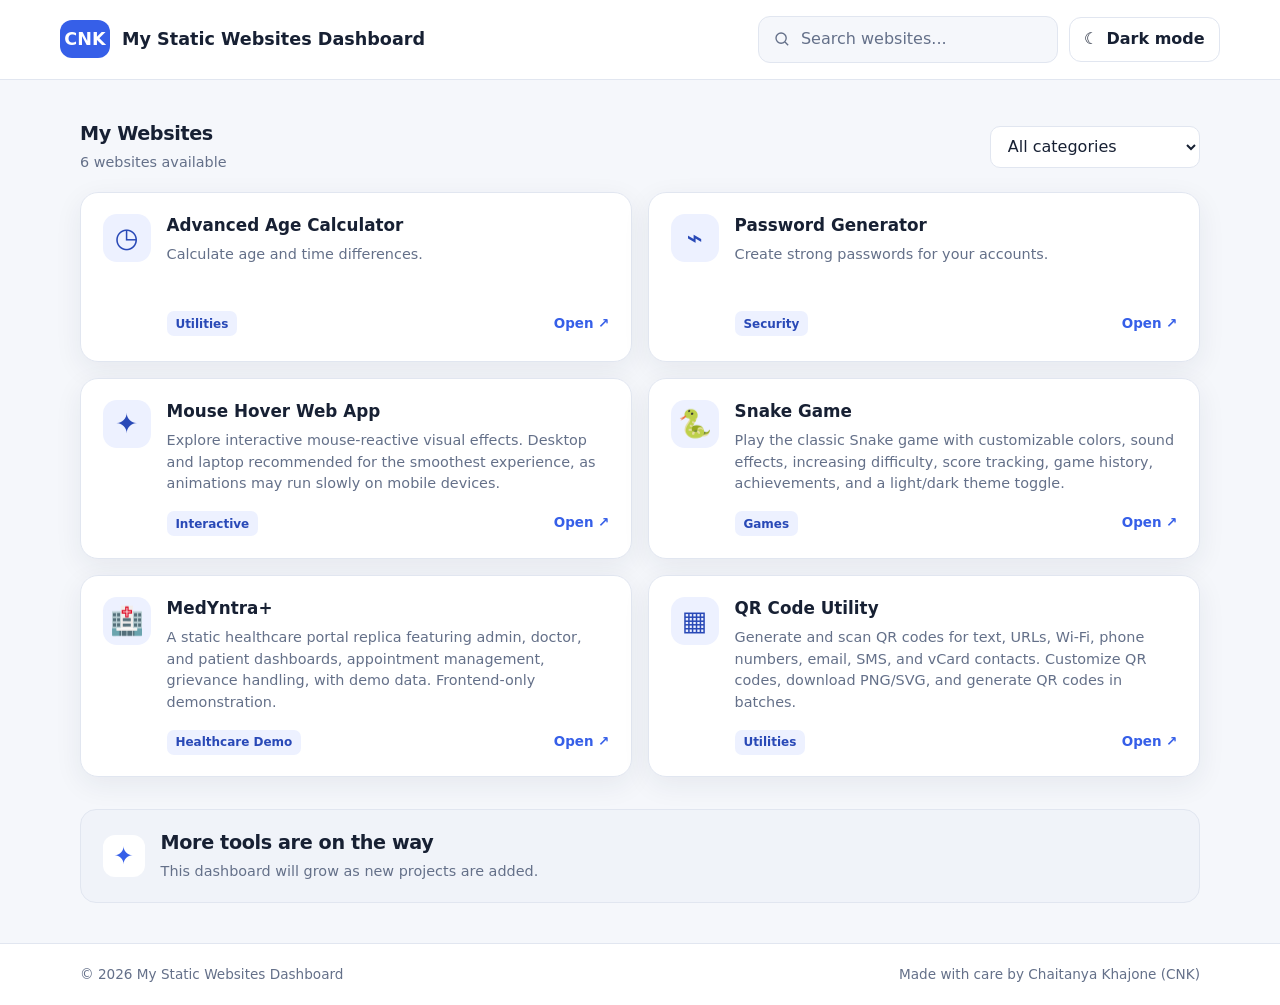
<file: index.html>
<!DOCTYPE html>
<html lang="en">

<head>
    <meta charset="UTF-8">
    <meta name="viewport" content="width=device-width, initial-scale=1.0">
    <meta name="color-scheme" content="light dark">
    <meta name="description" content="A personal dashboard for useful websites and tools.">
    <title>My Static Websites Dashboard</title>
    <script>
        (() => {
            try {
                const savedTheme = localStorage.getItem("theme");
                const preferredTheme = window.matchMedia("(prefers-color-scheme: dark)").matches
                    ? "dark"
                    : "light";
                document.documentElement.dataset.theme =
                    savedTheme === "dark" || savedTheme === "light" ? savedTheme : preferredTheme;
            } catch (_) {
                document.documentElement.dataset.theme =
                    window.matchMedia("(prefers-color-scheme: dark)").matches ? "dark" : "light";
            }
        })();
    </script>
    <link rel="stylesheet" href="assets/style.css">
    <script src="assets/websites.js" defer></script>
    <script src="assets/script.js" defer></script>
</head>

<body>
    <header class="navbar">
        <a class="nav-brand" href="./" aria-label="My Websites Dashboard home">
            <span class="brand-mark" aria-hidden="true">CNK</span>
            <span>My Static Websites Dashboard</span>
        </a>

        <div class="nav-actions">
            <label class="sr-only" for="search-bar">Search websites</label>
            <div class="search-wrap">
                <svg aria-hidden="true" viewBox="0 0 24 24" class="search-icon">
                    <circle cx="10.8" cy="10.8" r="6.8"></circle>
                    <path d="m16 16 4.2 4.2"></path>
                </svg>
                <input type="search" id="search-bar" class="search-input" placeholder="Search websites..."
                    autocomplete="off" aria-controls="grid-container">
                <button type="button" id="clear-search" class="clear-search" aria-label="Clear search" hidden>×</button>
            </div>

            <button id="theme-toggle" class="theme-btn" type="button" aria-pressed="false">
                <span id="theme-icon" aria-hidden="true">☾</span>
                <span id="theme-label">Dark mode</span>
            </button>
        </div>
    </header>

    <main class="dashboard-container">
        <section class="websites-section" aria-labelledby="websites-heading">
            <div class="section-heading">
                <div>
                    <h1 id="websites-heading">My Websites</h1>
                    <p id="results-count" class="results-count" aria-live="polite">Loading websites…</p>
                </div>

                <label class="sr-only" for="category-filter">Filter by category</label>
                <select id="category-filter" class="category-filter">
                    <option value="all">All categories</option>
                </select>
            </div>

            <div id="grid-container" class="site-grid"></div>

            <div id="empty-state" class="empty-state" hidden>
                <span class="empty-icon" aria-hidden="true">⌕</span>
                <h2>No websites found</h2>
                <p>Try another search term or choose a different category.</p>
                <button type="button" id="reset-filters" class="secondary-btn">Clear filters</button>
            </div>
        </section>

        <aside class="coming-soon" aria-label="Future updates">
            <span class="coming-soon-icon" aria-hidden="true">✦</span>
            <div>
                <h2>More tools are on the way</h2>
                <p>This dashboard will grow as new projects are added.</p>
            </div>
        </aside>
    </main>

    <footer class="footer">
        <p>© <span id="current-year">2026</span> My Static Websites Dashboard</p>
        <p>Made with care by Chaitanya Khajone (CNK)</p>
    </footer>
</body>

</html>
</file>
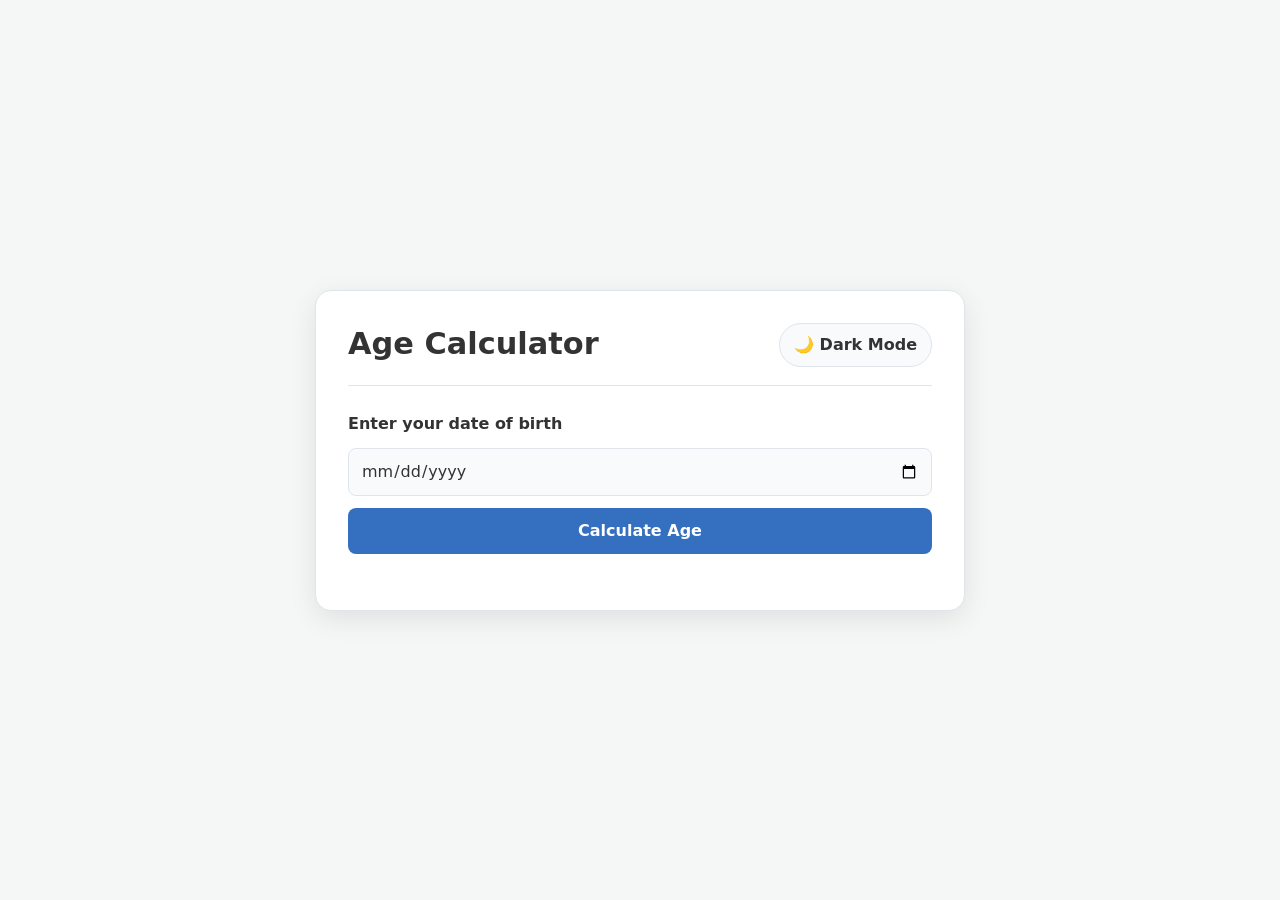
<file: AdvancedAgeCalculator/index.html>
<!DOCTYPE html>
<html lang="en">
<head>
    <meta charset="UTF-8">
    <meta name="viewport" content="width=device-width, initial-scale=1.0">
    <meta name="theme-color" content="#f4f7f6">
    <meta name="description" content="Calculate your exact age, lifetime totals, next birthday countdown, and upcoming milestones.">
    <title>Age Calculator</title>
    <link rel="stylesheet" href="style.css">
    <script src="script.js" defer></script>
</head>
<body>
    <div class="container animate-fade-in">
        <header>
            <h1>Age Calculator</h1>
            <button id="themeToggle" class="toggle-btn" type="button" aria-label="Switch to dark mode" aria-pressed="false">🌙 Dark Mode</button>
        </header>
        <main>
            <form id="ageForm" class="input-section">
                <label for="dob">Enter your date of birth</label>
                <input type="date" id="dob" name="dob" required autocomplete="bday" aria-describedby="dobError">
                <p id="dobError" class="error-message" role="alert" hidden></p>
                <button id="calculateBtn" type="submit">Calculate Age</button>
            </form>
            <div id="wishBanner" class="wish-banner" role="status" aria-live="polite" hidden></div>
            <section id="results" class="results-section" aria-label="Age calculation results" hidden>
                <article class="card">
                    <h2>⏳ Exact Age</h2>
                    <p id="exactAge">--</p>
                </article>
                <article class="card">
                    <h2>📊 Lifetime Totals</h2>
                    <p><strong>Total Months:</strong> <span id="totalMonths">--</span></p>
                    <p><strong>Total Days:</strong> <span id="totalDays">--</span></p>
                </article>
                <article class="card">
                    <h2>📅 Birth Day of the Week</h2>
                    <p id="birthDayOfWeek">--</p>
                </article>
                <article class="card">
                    <h2>🎉 Next Birthday Countdown</h2>
                    <p><strong>Day of the Week:</strong> <span id="nextBirthdayDay">--</span></p>
                    <div id="countdownClock" class="countdown-clock" aria-label="Time until next birthday" aria-live="off">
                        <div class="countdown-unit"><span id="cdDays" class="countdown-value">00</span><span class="countdown-label">Days</span></div>
                        <div class="countdown-unit"><span id="cdHours" class="countdown-value">00</span><span class="countdown-label">Hours</span></div>
                        <div class="countdown-unit"><span id="cdMinutes" class="countdown-value">00</span><span class="countdown-label">Minutes</span></div>
                        <div class="countdown-unit"><span id="cdSeconds" class="countdown-value">00</span><span class="countdown-label">Seconds</span></div>
                    </div>
                </article>
                <article class="card">
                    <h2>🚀 Upcoming Age Milestones</h2>
                    <ul id="milestonesList" class="milestones-list"></ul>
                </article>
            </section>
        </main>
    </div>
</body>
</html>
</file>
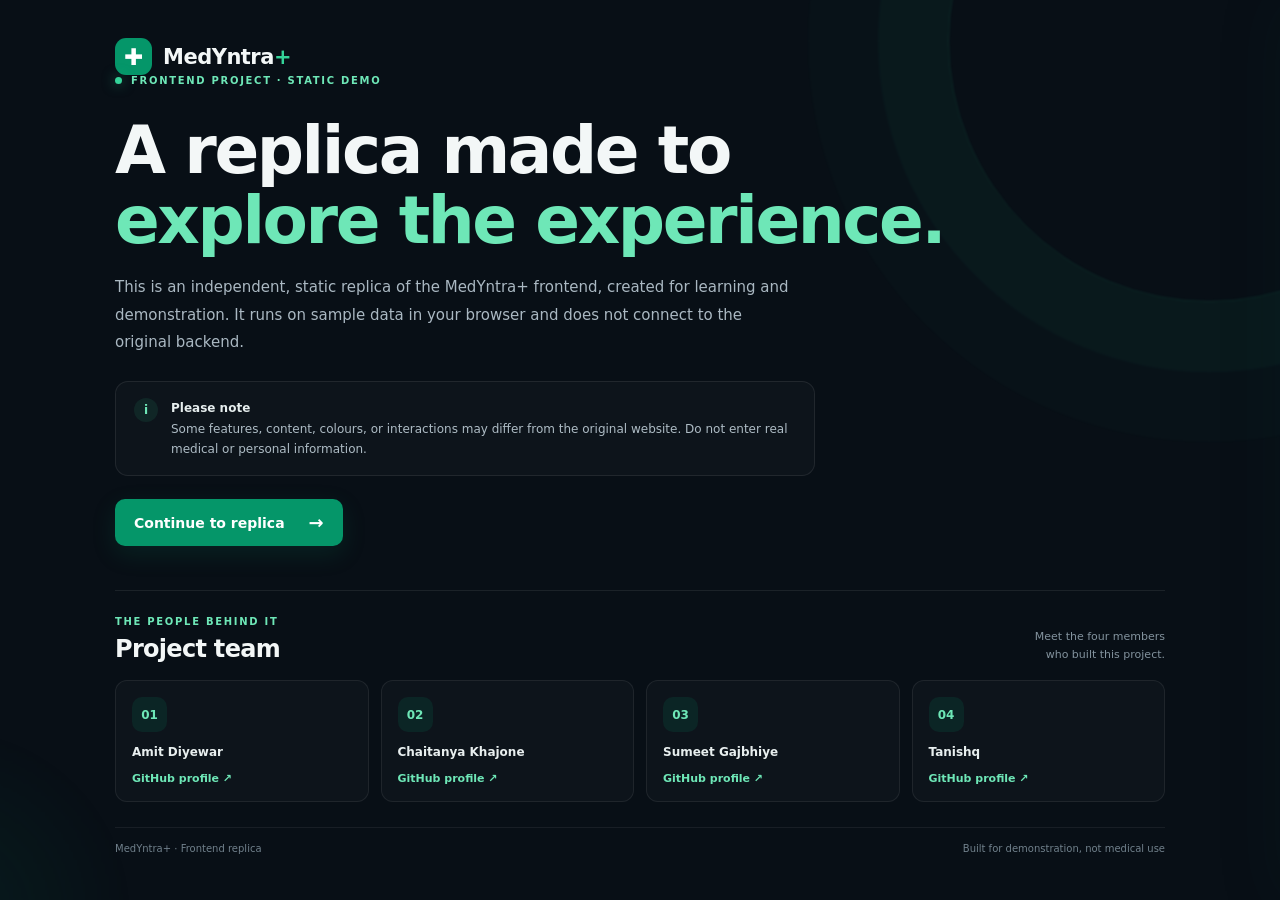
<file: MedYntra/index.html>
<!doctype html>
<html lang="en">

<head>
  <meta charset="utf-8">
  <meta name="viewport" content="width=device-width, initial-scale=1">
  <meta name="theme-color" content="#087f70">
  <meta name="description"
    content="MedYntra+ static frontend demo. Uses sample data and browser local storage only; no backend API calls.">
  <title>MedYntra+ | Healthcare Portal Demo</title>
  <link rel="stylesheet" href="styles.css">
</head>

<body>
  <div id="app" class="app-shell">
    <section class="replica-intro" id="replicaIntro">
      <div class="intro-shell">
        <div class="intro-brand"><span class="intro-mark">✚</span><span>MedYntra<span>+</span></span></div>
        <div class="intro-label"><span class="intro-dot"></span> FRONTEND PROJECT · STATIC DEMO</div>
        <h1>A replica made to<br><span>explore the experience.</span></h1>
        <p class="intro-copy">This is an independent, static replica of the MedYntra+ frontend, created for learning and
          demonstration. It runs on sample data in your browser and does not connect to the original backend.</p>
        <div class="intro-notice"><span class="notice-symbol">i</span><span><b>Please note</b><br>Some features,
            content, colours, or interactions may differ from the original website. Do not enter real medical or
            personal information.</span></div>
        <button class="intro-continue" id="continueToDemo">Continue to replica <span>→</span></button>
        <div class="team-section">
          <div class="team-heading">
            <div>
              <div class="intro-label">THE PEOPLE BEHIND IT</div>
              <h2>Project team</h2>
            </div>
            <p>Meet the four members<br>who built this project.</p>
          </div>
          <div class="team-grid" id="teamMembers"></div>
        </div>
        <div class="intro-footer"><span>MedYntra+ · Frontend replica</span><span>Built for demonstration, not medical
            use</span></div>
      </div>
    </section>

    <section class="auth-screen hidden" id="authScreen">
      <div class="auth-background"></div>
      <div class="auth-shade"></div>
      <div class="auth-trust-row">
        <div class="auth-trust"><span>✓</span>
          <div><b>Secure</b><small>256-bit Encryption</small></div>
        </div>
        <div class="auth-trust"><span>⌑</span>
          <div><b>Trusted</b><small>Healthcare Ready</small></div>
        </div>
        <div class="auth-trust"><span>◷</span>
          <div><b>24/7</b><small>Always Online</small></div>
        </div>
      </div>
      <button class="demo-menu-button" id="demoMenuButton" aria-expanded="false"><span>☰</span> Demo accounts</button>
      <div class="auth-original-layout">
        <div class="auth-original-card">
          <div class="auth-user-mark">♙</div>
          <h2 id="authHeading">Welcome Back!</h2>
          <p class="auth-original-subtitle" id="authSubheading">Login to your MedYntra account</p>
          <form id="loginForm">
            <label for="loginEmail">Email or Username</label>
            <div class="original-input-wrap"><span>♙</span><input id="loginEmail" name="email" autocomplete="username"
                placeholder="Email or Username" required></div>
            <label for="loginPassword">Password</label>
            <div class="original-input-wrap"><span>♧</span><input id="loginPassword" name="password" type="password"
                autocomplete="current-password" placeholder="Password" required><button type="button"
                id="togglePassword" class="password-toggle" aria-label="Show password">◉</button></div>
            <div class="form-meta"><a href="#" id="forgotLink">Forgot Password?</a></div>
            <p class="form-error" id="loginError" role="alert"></p>
            <button class="btn btn-primary btn-wide" type="submit">Login <span>→</span></button>
          </form>
          <p class="auth-switch" id="registerPrompt">Don't have a patient account? <button id="showRegister">Sign
              Up</button></p>
          <p class="auth-legal">Static replica · No backend connection</p>
        </div>
      </div>
    </section>

    <aside class="demo-drawer" id="demoDrawer" aria-hidden="true">
      <div class="drawer-head">
        <div><span class="eyebrow green">QUICK ACCESS</span>
          <h3>Demo accounts</h3>
        </div><button class="icon-button" id="closeDemoDrawer" aria-label="Close demo accounts">✕</button>
      </div>
      <p class="muted small">Choose an account to fill the sign-in form. These credentials are for this frontend demo
        only.</p>
      <div id="demoAccountList"></div>
      <div class="drawer-foot">New users created in this demo are saved in this browser's local storage.</div>
    </aside>
    <div class="drawer-backdrop" id="drawerBackdrop"></div>

    <main id="portal" class="portal hidden">
      <aside class="sidebar" id="sidebar">
        <div class="sidebar-brand">
          <div class="brand"><span class="brand-mark">✚</span><span>MedYntra<span class="brand-plus">+</span></span>
          </div><button class="mobile-close" id="closeSidebar">✕</button>
        </div>
        <div class="side-label">WORKSPACE</div>
        <nav id="sideNav"></nav>
        <div class="sidebar-bottom">
          <div class="user-avatar" id="sideAvatar">P</div>
          <div class="side-user"><b id="sideName">Patient</b><small id="sideRole">Patient</small></div><button
            class="logout-icon" id="sideLogout" title="Log out">↪</button>
        </div>
      </aside>
      <div class="portal-main">
        <header class="topbar"><button class="mobile-menu" id="openSidebar" aria-label="Open menu">☰</button>
          <div class="breadcrumb"><span>MedYntra+</span><span class="crumb-slash">/</span><b
              id="currentSection">Dashboard</b></div>
          <div class="topbar-right"><span class="demo-pill"><i></i> DEMO MODE</span>
            <div class="top-user">
              <div class="user-avatar small-avatar" id="topAvatar">P</div>
              <div><b id="topName">Patient</b><small id="topEmail">patient@example.com</small></div>
            </div><button class="btn btn-outline btn-sm" id="topLogout">Log out</button>
          </div>
        </header>
        <div class="page-wrap" id="pageContent"></div>
        <footer class="app-footer"><span>© 2026 MedYntra+ · Frontend demonstration</span><span>All data is sample data
            stored locally in this browser.</span></footer>
      </div>
    </main>
    <div class="toast" id="toast" role="status"></div>
    <div class="modal-backdrop hidden" id="modalBackdrop">
      <section class="modal" id="modal" role="dialog" aria-modal="true"></section>
    </div>
  </div>
  <script src="script.js"></script>
</body>

</html>
</file>
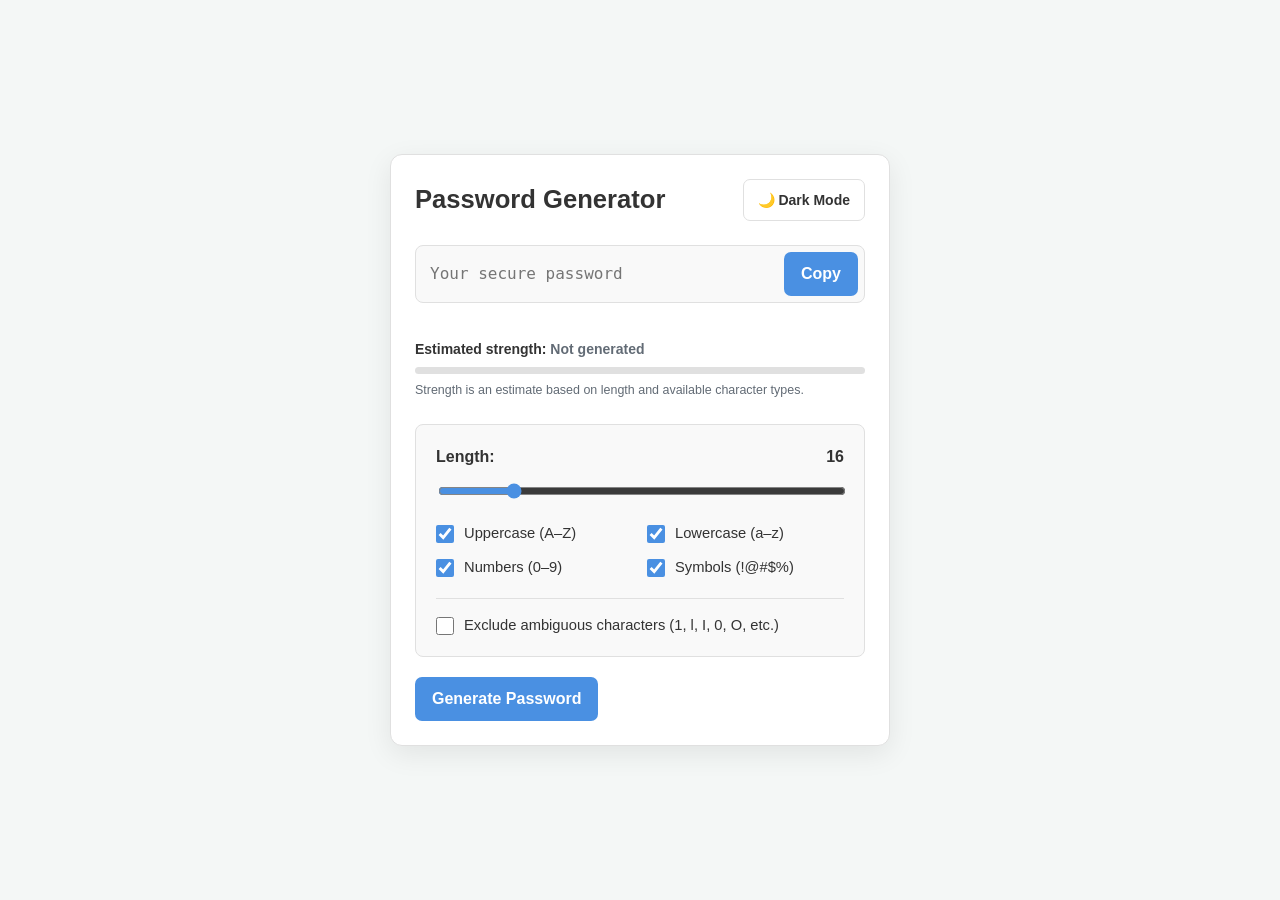
<file: PasswordGenerator/index.html>
<!DOCTYPE html>
<html lang="en" data-theme="light">
<head>
    <meta charset="UTF-8">
    <meta name="viewport" content="width=device-width, initial-scale=1.0">
    <meta name="color-scheme" content="light dark">
    <meta name="description" content="Generate strong, customizable passwords directly in your browser.">
    <title>Password Generator</title>
    <link rel="stylesheet" href="style.css">
    <script src="script.js" defer></script>
</head>
<body>
    <main class="container">
        <header>
            <h1>Password Generator</h1>
            <button id="theme-toggle" class="btn-theme" type="button" aria-label="Switch to dark mode">🌙 Dark Mode</button>
        </header>

        <section aria-label="Generated password">
            <div class="result-container">
                <input
                    type="text"
                    id="password-display"
                    readonly
                    placeholder="Your secure password"
                    aria-label="Generated password"
                    autocomplete="off"
                    autocapitalize="off"
                    spellcheck="false"
                >
                <button id="copy-btn" class="btn" type="button">Copy</button>
            </div>
            <p id="status-message" class="status-message" role="status" aria-live="polite"></p>
            <div class="strength-container">
                <div class="strength-label">
                    Estimated strength: <span id="strength-text">Not generated</span>
                </div>
                <div
                    class="strength-bar"
                    role="progressbar"
                    aria-label="Estimated password strength"
                    aria-valuemin="0"
                    aria-valuemax="100"
                    aria-valuenow="0"
                    aria-valuetext="Not generated"
                    id="strength-bar"
                >
                    <div id="strength-fill" data-level="0"></div>
                </div>
                <p class="strength-note">Strength is an estimate based on length and available character types.</p>
            </div>
        </section>

        <section class="settings-container" aria-label="Password settings">
            <div class="setting-item">
                <label for="length-slider">
                    Length: <output id="length-val" for="length-slider">16</output>
                </label>
                <input type="range" id="length-slider" min="6" max="64" value="16">
            </div>

            <fieldset class="options-fieldset">
                <legend class="visually-hidden">Character types</legend>
                <div class="options-grid">
                    <label class="checkbox-label"><input type="checkbox" id="uppercase" checked><span>Uppercase (A–Z)</span></label>
                    <label class="checkbox-label"><input type="checkbox" id="lowercase" checked><span>Lowercase (a–z)</span></label>
                    <label class="checkbox-label"><input type="checkbox" id="numbers" checked><span>Numbers (0–9)</span></label>
                    <label class="checkbox-label"><input type="checkbox" id="symbols" checked><span>Symbols (!@#$%)</span></label>
                </div>
            </fieldset>

            <div class="extra-options">
                <label class="checkbox-label">
                    <input type="checkbox" id="exclude-ambiguous">
                    <span>Exclude ambiguous characters (1, l, I, 0, O, etc.)</span>
                </label>
            </div>
        </section>

        <button id="generate-btn" class="btn btn-large" type="button">Generate Password</button>
    </main>
</body>
</html>
</file>
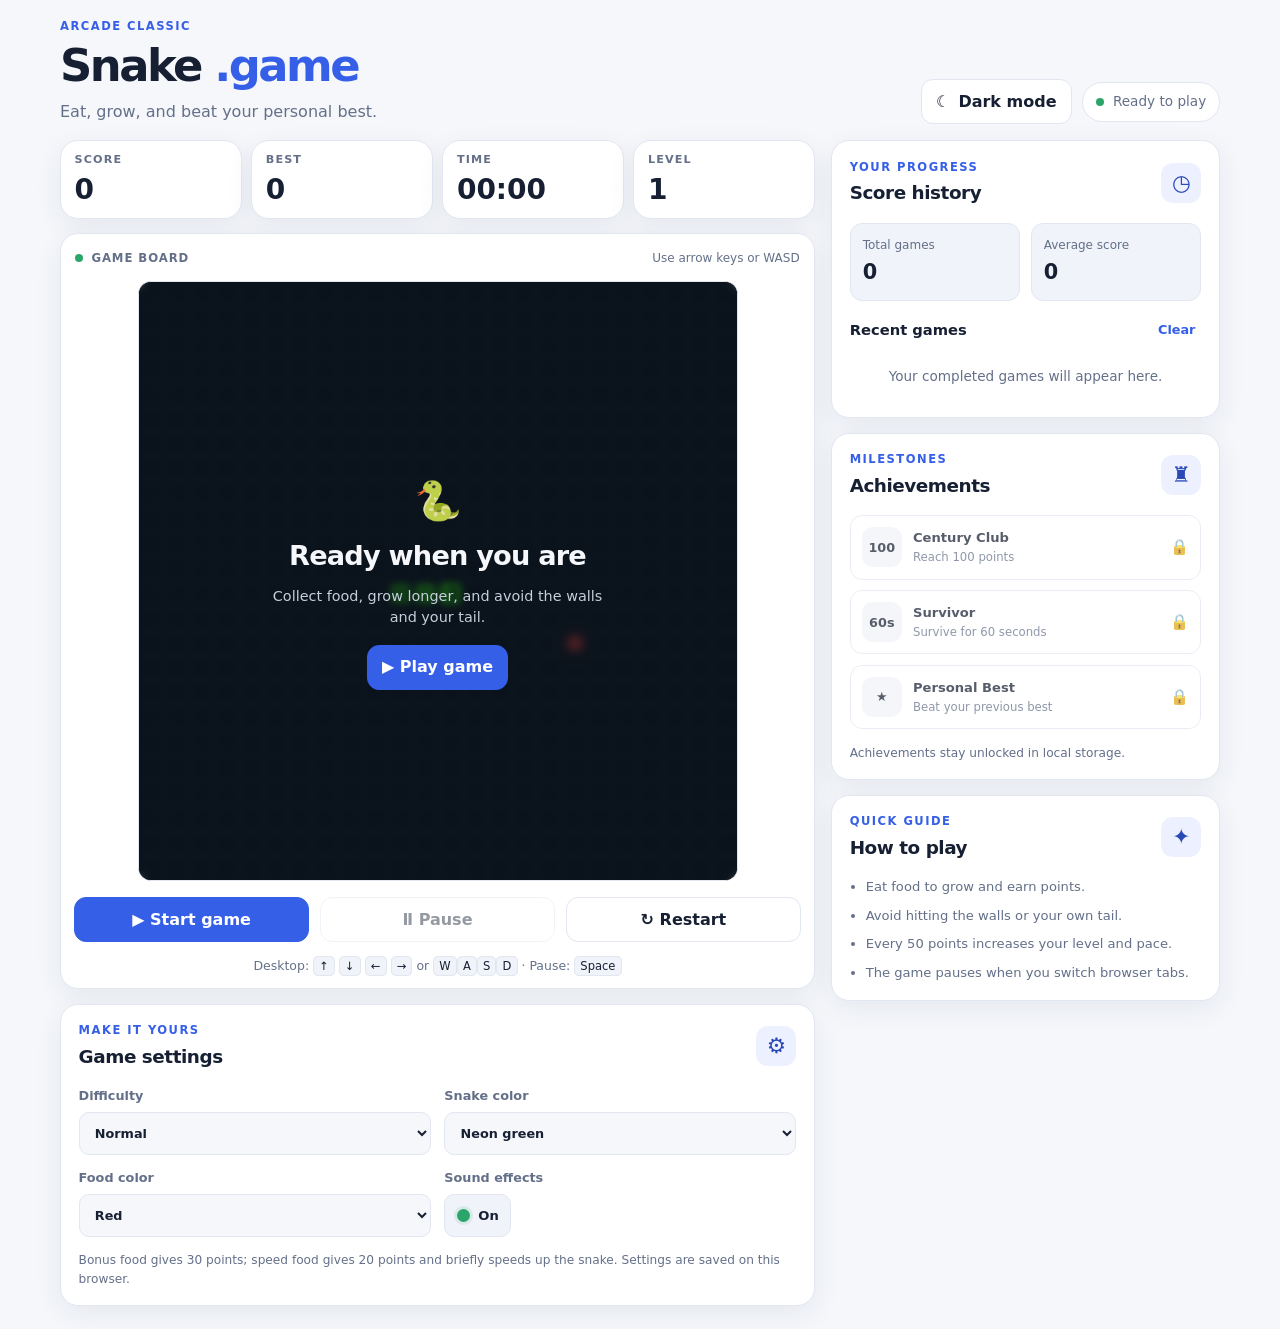
<file: SnakeGame/index.html>
<!doctype html>
<html lang="en">
<head>
  <meta charset="utf-8">
  <meta name="viewport" content="width=device-width, initial-scale=1">
  <meta name="color-scheme" content="light dark">
  <meta name="description" content="A responsive Snake arcade game with saved scores, history, achievements, and customizable colors.">
  <title>Snake Game | CNK</title>
  <script>
    (() => {
      try {
        const saved = localStorage.getItem("theme");
        const preferred = matchMedia("(prefers-color-scheme: dark)").matches ? "dark" : "light";
        document.documentElement.dataset.theme = saved === "dark" || saved === "light" ? saved : preferred;
      } catch (_) {
        document.documentElement.dataset.theme = matchMedia("(prefers-color-scheme: dark)").matches ? "dark" : "light";
      }
    })();
  </script>
  <link rel="stylesheet" href="style.css">
  <script src="script.js" defer></script>
</head>
<body>
<main class="page-container">
    <section class="page-intro">
      <div>
        <p class="eyebrow">ARCADE CLASSIC</p>
        <h1>Snake <span class="accent-text">.game</span></h1>
        <p class="intro-copy">Eat, grow, and beat your personal best.</p>
      </div>
      <div class="page-intro-actions">
        <button class="theme-btn" id="theme-toggle" type="button" aria-label="Switch theme">
          <span id="theme-icon" aria-hidden="true">☾</span>
          <span id="theme-label">Dark mode</span>
        </button>
        <div class="status-pill"><span class="status-dot"></span><span id="game-status" aria-live="polite">Ready to play</span></div>
      </div>
    </section>

    <section class="game-layout" aria-label="Snake game and statistics">
      <div class="main-column">
        <div class="stats-strip">
          <article class="stat-card"><span class="stat-label">SCORE</span><strong id="score-value">0</strong></article>
          <article class="stat-card"><span class="stat-label">BEST</span><strong id="best-value">0</strong></article>
          <article class="stat-card"><span class="stat-label">TIME</span><strong id="time-value">00:00</strong></article>
          <article class="stat-card"><span class="stat-label">LEVEL</span><strong id="level-value">1</strong></article>
        </div>

        <div class="board-card">
          <div class="board-topline">
            <span><span class="live-dot"></span> GAME BOARD</span>
            <span id="board-hint">Use arrow keys or WASD</span>
          </div>
          <div class="canvas-wrap" id="canvas-wrap">
            <canvas id="game-canvas" width="600" height="600" aria-label="Snake game board" role="img"></canvas>
            <div class="game-overlay" id="game-overlay">
              <div class="overlay-icon" id="overlay-icon" aria-hidden="true">🐍</div>
              <h2 id="overlay-title">Ready when you are</h2>
              <p id="overlay-copy">Collect food, grow longer, and avoid the walls and your tail.</p>
              <button class="primary-btn" id="main-action" type="button">▶ Play game</button>
            </div>
          </div>
          <div class="game-actions">
            <button class="primary-btn" id="start-btn" type="button">▶ Start game</button>
            <button class="secondary-btn" id="pause-btn" type="button" disabled>Ⅱ Pause</button>
            <button class="secondary-btn" id="restart-btn" type="button">↻ Restart</button>
          </div>
          <div class="mobile-controls" aria-label="Touch controls">
            <button type="button" class="direction up" data-direction="up" aria-label="Move up">▲</button>
            <div class="direction-row">
              <button type="button" class="direction" data-direction="left" aria-label="Move left">◀</button>
              <button type="button" class="direction" data-direction="down" aria-label="Move down">▼</button>
              <button type="button" class="direction" data-direction="right" aria-label="Move right">▶</button>
            </div>
          </div>
          <p class="controls-note">Desktop: <kbd>↑</kbd> <kbd>↓</kbd> <kbd>←</kbd> <kbd>→</kbd> or <kbd>W</kbd><kbd>A</kbd><kbd>S</kbd><kbd>D</kbd> · Pause: <kbd>Space</kbd></p>
        </div>

        <section class="panel settings-panel">
          <div class="panel-heading"><div><p class="eyebrow">MAKE IT YOURS</p><h2>Game settings</h2></div><span class="panel-icon">⚙</span></div>
          <div class="settings-grid">
            <label class="setting-control">Difficulty
              <select id="difficulty-select">
                <option value="easy">Easy</option>
                <option value="normal">Normal</option>
                <option value="hard">Hard</option>
              </select>
            </label>
            <label class="setting-control">Snake color
              <select id="snake-color-select">
                <option value="#39ff14">Neon green</option>
                <option value="#00d9ff">Cyan blue</option>
                <option value="#b56bff">Purple</option>
              </select>
            </label>
            <label class="setting-control">Food color
              <select id="food-color-select">
                <option value="#ff4545">Red</option>
                <option value="#ff9f1c">Orange</option>
                <option value="#ffe347">Yellow</option>
                <option value="#4287ff">Blue</option>
                <option value="#ff69b4">Pink</option>
                <option value="#f5f5f5">White</option>
              </select>
            </label>
            <div class="setting-control sound-setting">
              <span>Sound effects</span>
              <button id="sound-toggle" class="toggle-btn" type="button" aria-pressed="true"><span class="toggle-knob"></span><span id="sound-label">On</span></button>
            </div>
          </div>
          <p class="settings-note">Bonus food gives 30 points; speed food gives 20 points and briefly speeds up the snake. Settings are saved on this browser.</p>
        </section>
      </div>

      <aside class="side-column">
        <section class="panel history-panel">
          <div class="panel-heading"><div><p class="eyebrow">YOUR PROGRESS</p><h2>Score history</h2></div><span class="panel-icon">◷</span></div>
          <div class="mini-stats">
            <div><span>Total games</span><strong id="games-value">0</strong></div>
            <div><span>Average score</span><strong id="average-value">0</strong></div>
          </div>
          <div class="history-heading"><h3>Recent games</h3><button id="clear-history-btn" class="text-btn" type="button">Clear</button></div>
          <ul id="history-list" class="history-list"><li class="empty-list">Your completed games will appear here.</li></ul>
        </section>

        <section class="panel achievements-panel">
          <div class="panel-heading"><div><p class="eyebrow">MILESTONES</p><h2>Achievements</h2></div><span class="panel-icon">♜</span></div>
          <ul class="achievement-list">
            <li id="achievement-100" class="achievement-item"><span class="achievement-symbol">100</span><span class="achievement-copy"><strong>Century Club</strong><small>Reach 100 points</small></span><span class="achievement-state" aria-label="Locked">🔒</span></li>
            <li id="achievement-time" class="achievement-item"><span class="achievement-symbol">60s</span><span class="achievement-copy"><strong>Survivor</strong><small>Survive for 60 seconds</small></span><span class="achievement-state" aria-label="Locked">🔒</span></li>
            <li id="achievement-best" class="achievement-item"><span class="achievement-symbol">★</span><span class="achievement-copy"><strong>Personal Best</strong><small>Beat your previous best</small></span><span class="achievement-state" aria-label="Locked">🔒</span></li>
          </ul>
          <p class="settings-note">Achievements stay unlocked in local storage.</p>
        </section>

        <section class="panel tips-panel">
          <div class="panel-heading"><div><p class="eyebrow">QUICK GUIDE</p><h2>How to play</h2></div><span class="panel-icon">✦</span></div>
          <ul class="tips-list">
            <li>Eat food to grow and earn points.</li>
            <li>Avoid hitting the walls or your own tail.</li>
            <li>Every 50 points increases your level and pace.</li>
            <li>The game pauses when you switch browser tabs.</li>
          </ul>
        </section>
      </aside>
    </section>
  </main>
<div class="toast" id="toast" role="status" aria-live="polite"></div>
</body>
</html>
</file>
<file: assets/style.css>
:root {
    color-scheme: light;
    --bg-color: #f5f7fb;
    --surface: #ffffff;
    --surface-muted: #f0f3f9;
    --text-color: #172033;
    --muted-color: #647089;
    --primary-color: #365fe8;
    --border-color: #e1e6f0;
    --tag-bg: #edf1ff;
    --tag-text: #2949b7;
    --shadow: 0 8px 28px rgba(24, 39, 75, 0.07);
    --shadow-hover: 0 14px 34px rgba(24, 39, 75, 0.12);
}

:root[data-theme="dark"] {
    color-scheme: dark;
    --bg-color: #10141d;
    --surface: #191f2c;
    --surface-muted: #222a39;
    --text-color: #edf1fa;
    --muted-color: #a5afc3;
    --primary-color: #91aaff;
    --border-color: #30394b;
    --tag-bg: #29365b;
    --tag-text: #d5deff;
    --shadow: 0 8px 28px rgba(0, 0, 0, 0.16);
    --shadow-hover: 0 14px 34px rgba(0, 0, 0, 0.28);
}

* {
    box-sizing: border-box;
}

html {
    min-height: 100%;
    scroll-behavior: smooth;
}

body {
    min-height: 100vh;
    margin: 0;
    display: flex;
    flex-direction: column;
    background: var(--bg-color);
    color: var(--text-color);
    font-family: Inter, ui-sans-serif, system-ui, -apple-system, BlinkMacSystemFont, "Segoe UI", sans-serif;
    line-height: 1.5;
    transition: background-color 180ms ease, color 180ms ease;
}

button,
input,
select {
    font: inherit;
}

button,
select {
    cursor: pointer;
}

button:focus-visible,
a:focus-visible,
input:focus-visible,
select:focus-visible {
    outline: 3px solid var(--primary-color);
    outline-offset: 3px;
}

[hidden] {
    display: none !important;
}

.sr-only {
    position: absolute;
    width: 1px;
    height: 1px;
    padding: 0;
    margin: -1px;
    overflow: hidden;
    clip: rect(0, 0, 0, 0);
    white-space: nowrap;
    border: 0;
}

.navbar {
    position: sticky;
    top: 0;
    z-index: 10;
    display: flex;
    align-items: center;
    justify-content: space-between;
    gap: 1.5rem;
    padding: 1rem max(1.25rem, calc((100vw - 1160px) / 2));
    background: var(--surface);
    border-bottom: 1px solid var(--border-color);
}

.nav-brand {
    display: inline-flex;
    align-items: center;
    gap: 0.75rem;
    color: var(--text-color);
    font-size: 1.1rem;
    font-weight: 750;
    text-decoration: none;
    white-space: nowrap;
}

.brand-mark {
    display: grid;
    width: 50px;
    height: 38px;
    place-items: center;
    border-radius: 12px;
    background: var(--primary-color);
    color: var(--surface);
    font-weight: 850;
}

.nav-actions {
    display: flex;
    align-items: center;
    justify-content: flex-end;
    gap: 0.65rem;
    min-width: 0;
}

.search-wrap {
    position: relative;
    display: flex;
    align-items: center;
    min-width: 180px;
}

.search-icon {
    position: absolute;
    left: 0.9rem;
    width: 18px;
    height: 18px;
    fill: none;
    stroke: var(--muted-color);
    stroke-width: 1.8;
    pointer-events: none;
}

.search-input {
    width: clamp(180px, 24vw, 300px);
    min-height: 44px;
    padding: 0.65rem 2.5rem 0.65rem 2.6rem;
    border: 1px solid var(--border-color);
    border-radius: 12px;
    background: var(--bg-color);
    color: var(--text-color);
    transition: border-color 160ms ease, background-color 160ms ease;
}

.search-input::placeholder {
    color: var(--muted-color);
}

.search-input:focus {
    border-color: var(--primary-color);
}

.clear-search {
    position: absolute;
    right: 0.5rem;
    display: grid;
    width: 30px;
    height: 30px;
    place-items: center;
    border: 0;
    border-radius: 8px;
    background: transparent;
    color: var(--muted-color);
    font-size: 1.35rem;
}

.clear-search:hover {
    background: var(--surface-muted);
    color: var(--text-color);
}

.theme-btn,
.secondary-btn {
    display: inline-flex;
    align-items: center;
    justify-content: center;
    gap: 0.5rem;
    min-height: 44px;
    padding: 0.6rem 0.9rem;
    border: 1px solid var(--border-color);
    border-radius: 12px;
    background: var(--surface);
    color: var(--text-color);
    font-weight: 650;
    transition: background-color 160ms ease, border-color 160ms ease, transform 160ms ease;
}

.theme-btn:hover,
.secondary-btn:hover {
    border-color: var(--primary-color);
    transform: translateY(-1px);
}

.dashboard-container {
    width: min(100% - 2.5rem, 1120px);
    margin: 0 auto;
    padding: 2.5rem 0;
    flex: 1;
}

.section-heading {
    display: flex;
    align-items: center;
    justify-content: space-between;
    gap: 1rem;
    margin-bottom: 1.15rem;
}

.section-heading h1,
.coming-soon h2 {
    margin: 0;
    font-size: 1.2rem;
    letter-spacing: -0.02em;
}

.results-count {
    margin: 0.2rem 0 0;
    color: var(--muted-color);
    font-size: 0.9rem;
}

.category-filter {
    min-height: 42px;
    max-width: 100%;
    padding: 0.55rem 2.2rem 0.55rem 0.8rem;
    border: 1px solid var(--border-color);
    border-radius: 10px;
    background: var(--surface);
    color: var(--text-color);
}

.site-grid {
    display: grid;
    grid-template-columns: repeat(2, minmax(0, 1fr));
    gap: 1rem;
}

.site-card {
    display: flex;
    align-items: flex-start;
    gap: 1rem;
    min-width: 0;
    min-height: 170px;
    padding: 1.35rem;
    border: 1px solid var(--border-color);
    border-radius: 18px;
    background: var(--surface);
    box-shadow: var(--shadow);
    color: var(--text-color);
    text-decoration: none;
    transition: transform 180ms ease, border-color 180ms ease, box-shadow 180ms ease, background-color 180ms ease;
    animation: card-enter 300ms ease both;
}

.site-card:hover {
    transform: translateY(-4px);
    border-color: var(--primary-color);
    box-shadow: var(--shadow-hover);
}

.site-icon {
    display: grid;
    flex: 0 0 48px;
    width: 48px;
    height: 48px;
    place-items: center;
    border-radius: 14px;
    background: var(--tag-bg);
    color: var(--tag-text);
    font-size: 1.7rem;
    font-weight: 700;
}

.site-card-content {
    display: flex;
    flex: 1;
    flex-direction: column;
    align-items: flex-start;
    min-width: 0;
    min-height: 122px;
}

.site-card-title {
    overflow-wrap: anywhere;
    font-size: 1.05rem;
    font-weight: 750;
    line-height: 1.35;
}

.site-card-description {
    margin-top: 0.45rem;
    color: var(--muted-color);
    font-size: 0.9rem;
    line-height: 1.5;
}

.site-card-meta {
    display: flex;
    align-items: center;
    justify-content: space-between;
    flex-wrap: wrap;
    gap: 0.65rem;
    width: 100%;
    margin-top: auto;
    padding-top: 1rem;
}

.category-tag {
    display: inline-flex;
    align-items: center;
    padding: 0.22rem 0.55rem;
    border-radius: 7px;
    background: var(--tag-bg);
    color: var(--tag-text);
    font-size: 0.75rem;
    font-weight: 700;
}

.open-link {
    color: var(--primary-color);
    font-size: 0.84rem;
    font-weight: 750;
}

.empty-state {
    padding: 3rem 1rem;
    border: 1px dashed var(--border-color);
    border-radius: 18px;
    text-align: center;
}

.empty-icon {
    display: inline-grid;
    width: 48px;
    height: 48px;
    place-items: center;
    border-radius: 50%;
    background: var(--surface-muted);
    color: var(--muted-color);
    font-size: 2rem;
}

.empty-state h2 {
    margin: 0.9rem 0 0.25rem;
    font-size: 1.15rem;
}

.empty-state p {
    margin: 0 0 1rem;
    color: var(--muted-color);
}

.coming-soon {
    display: flex;
    align-items: center;
    gap: 1rem;
    margin-top: 2rem;
    padding: 1.2rem 1.35rem;
    border: 1px solid var(--border-color);
    border-radius: 16px;
    background: var(--surface-muted);
}

.coming-soon-icon {
    display: grid;
    flex: 0 0 42px;
    width: 42px;
    height: 42px;
    place-items: center;
    border-radius: 12px;
    background: var(--surface);
    color: var(--primary-color);
    font-size: 1.5rem;
}

.coming-soon p {
    margin: 0.2rem 0 0;
    color: var(--muted-color);
    font-size: 0.9rem;
}

.footer {
    display: flex;
    justify-content: space-between;
    gap: 1rem;
    padding: 1.25rem max(1.25rem, calc((100vw - 1120px) / 2));
    border-top: 1px solid var(--border-color);
    background: var(--surface);
    color: var(--muted-color);
    font-size: 0.85rem;
}

.footer p {
    margin: 0;
}

@keyframes card-enter {
    from {
        opacity: 0;
        transform: translateY(8px);
    }

    to {
        opacity: 1;
        transform: translateY(0);
    }
}

@media (max-width: 760px) {
    .navbar {
        align-items: stretch;
        flex-direction: column;
        gap: 1rem;
        padding: 1rem 1.25rem;
    }

    .nav-actions {
        justify-content: stretch;
    }

    .search-wrap {
        flex: 1;
        min-width: 0;
    }

    .search-input {
        width: 100%;
        min-width: 0;
    }

    .dashboard-container {
        padding-top: 2rem;
    }

    .site-grid {
        grid-template-columns: 1fr;
    }
}

@media (max-width: 480px) {
    .dashboard-container {
        width: min(100% - 1.5rem, 1120px);
        padding-top: 1.5rem;
    }

    .nav-actions {
        align-items: stretch;
        flex-direction: column;
    }

    .theme-btn {
        align-self: flex-start;
    }

    .section-heading {
        align-items: flex-start;
        flex-direction: column;
    }

    .category-filter {
        width: 100%;
    }

    .site-card {
        min-height: 150px;
        padding: 1rem;
    }

    .site-card-content {
        min-height: 118px;
    }

    .coming-soon {
        align-items: flex-start;
        padding: 1rem;
    }

    .footer {
        align-items: center;
        flex-direction: column;
        text-align: center;
    }
}

@media (prefers-reduced-motion: reduce) {
    *,
    *::before,
    *::after {
        scroll-behavior: auto !important;
        animation-duration: 0.01ms !important;
        animation-iteration-count: 1 !important;
        transition-duration: 0.01ms !important;
    }
}
</file>
<file: AdvancedAgeCalculator/style.css>
:root {
    color-scheme: light;
    --bg-color: #f4f7f6;
    --container-bg: #ffffff;
    --text-color: #333333;
    --primary-color: #356fc0;
    --primary-hover: #28599c;
    --card-bg: #f9fafb;
    --border-color: #e0e5eb;
    --wish-bg: #e8f5e9;
    --wish-text: #256b32;
    --milestone-text: #a9570a;
    --error-color: #b42318;
    --shadow: 0 8px 28px rgba(0, 0, 0, 0.09);
}

[data-theme="dark"] {
    color-scheme: dark;
    --bg-color: #121820;
    --container-bg: #1c2530;
    --text-color: #e7edf4;
    --primary-color: #6ea8f4;
    --primary-hover: #8bbaff;
    --card-bg: #242f3b;
    --border-color: #394654;
    --wish-bg: #1b3a2a;
    --wish-text: #b8efc5;
    --milestone-text: #ffc078;
    --error-color: #ff938b;
    --shadow: 0 8px 28px rgba(0, 0, 0, 0.28);
}

* {
    box-sizing: border-box;
}

body, button, input {
    font-family: system-ui, -apple-system, BlinkMacSystemFont, "Segoe UI", sans-serif;
}

body {
    min-height: 100vh;
    margin: 0;
    padding: 24px;
    display: flex;
    align-items: center;
    justify-content: center;
    background: var(--bg-color);
    color: var(--text-color);
    line-height: 1.5;
    transition: background-color 0.25s ease, color 0.25s ease;
}

button, input {
    font: inherit;
}

button {
    touch-action: manipulation;
}

.container {
    width: 100%;
    max-width: 650px;
    padding: clamp(20px, 5vw, 32px);
    background: var(--container-bg);
    border: 1px solid var(--border-color);
    border-radius: 16px;
    box-shadow: var(--shadow);
}

header {
    display: flex;
    align-items: center;
    justify-content: space-between;
    flex-wrap: wrap;
    gap: 14px;
    margin-bottom: 26px;
    padding-bottom: 18px;
    border-bottom: 1px solid var(--border-color);
}

h1 {
    margin: 0;
    font-size: clamp(1.5rem, 4vw, 1.9rem);
    line-height: 1.2;
}

.toggle-btn {
    padding: 9px 14px;
    color: var(--text-color);
    background: var(--card-bg);
    border: 1px solid var(--border-color);
    border-radius: 999px;
    cursor: pointer;
    font-weight: 650;
}

.toggle-btn:hover {
    border-color: var(--primary-color);
}

.input-section {
    display: flex;
    flex-direction: column;
    gap: 12px;
    margin-bottom: 24px;
}

.input-section label {
    font-weight: 650;
}

input[type="date"] {
    width: 100%;
    min-height: 46px;
    padding: 10px 12px;
    color: var(--text-color);
    background: var(--card-bg);
    border: 1px solid var(--border-color);
    border-radius: 8px;
}

input[type="date"]:focus-visible,
button:focus-visible {
    outline: 3px solid var(--primary-color);
    outline-offset: 3px;
}

#calculateBtn {
    min-height: 46px;
    padding: 11px 16px;
    color: #ffffff;
    background: var(--primary-color);
    border: 0;
    border-radius: 8px;
    cursor: pointer;
    font-weight: 700;
}

#calculateBtn:hover {
    background: var(--primary-hover);
}

[data-theme="dark"] #calculateBtn {
    color: #102033;
}

.error-message {
    margin: -4px 0 0;
    color: var(--error-color);
    font-size: 0.92rem;
}

.wish-banner {
    margin-bottom: 20px;
    padding: 15px;
    color: var(--wish-text);
    background: var(--wish-bg);
    border: 1px solid var(--wish-text);
    border-radius: 10px;
    text-align: center;
    font-size: 1.08rem;
    font-weight: 700;
    animation: popIn 0.35s ease-out;
}

.results-section {
    display: flex;
    flex-direction: column;
    gap: 14px;
}

.card {
    padding: 17px;
    background: var(--card-bg);
    border: 1px solid var(--border-color);
    border-radius: 10px;
    animation: slideUp 0.35s ease-out both;
}

.card h2 {
    margin: 0 0 9px;
    color: var(--primary-color);
    font-size: 1.08rem;
}

.card p {
    margin: 5px 0;
    overflow-wrap: anywhere;
}

.countdown-clock {
    display: grid;
    grid-template-columns: repeat(4, minmax(0, 1fr));
    gap: 10px;
    margin-top: 14px;
}

.countdown-unit {
    display: flex;
    min-width: 0;
    min-height: 76px;
    flex-direction: column;
    align-items: center;
    justify-content: center;
    gap: 4px;
    padding: 10px 5px;
    background: var(--container-bg);
    border: 1px solid var(--border-color);
    border-radius: 10px;
    text-align: center;
}

.countdown-value {
    display: block;
    font-size: clamp(1.15rem, 4vw, 1.55rem);
    font-weight: 750;
    line-height: 1.15;
    font-variant-numeric: tabular-nums;
}

.countdown-label {
    display: block;
    color: var(--text-color);
    opacity: 0.72;
    font-size: 0.68rem;
    line-height: 1.2;
    text-transform: uppercase;
    letter-spacing: 0.035em;
    overflow-wrap: anywhere;
}

.milestones-list {
    margin: 8px 0 0;
    padding: 0;
    list-style: none;
}

.milestones-list li {
    display: flex;
    justify-content: space-between;
    gap: 14px;
    padding: 10px 0;
    border-bottom: 1px dashed var(--border-color);
    font-size: 0.94rem;
}

.milestones-list li:last-child {
    border-bottom: 0;
}

.milestones-list strong {
    flex-shrink: 0;
    color: var(--milestone-text);
    text-align: right;
}

[hidden] {
    display: none !important;
}

@keyframes slideUp {
    from { opacity: 0; transform: translateY(12px); }
    to { opacity: 1; transform: translateY(0); }
}

@keyframes popIn {
    from { opacity: 0; transform: scale(0.97); }
    to { opacity: 1; transform: scale(1); }
}

.animate-fade-in {
    animation: fadeIn 0.45s ease-out;
}

@keyframes fadeIn {
    from { opacity: 0; transform: translateY(-8px); }
    to { opacity: 1; transform: translateY(0); }
}

@media (max-width: 480px) {
    body {
        padding: 12px;
        align-items: flex-start;
    }

    .container {
        margin: auto 0;
        padding: 18px;
        border-radius: 12px;
    }

    header {
        align-items: flex-start;
    }

    .toggle-btn {
        font-size: 0.9rem;
    }

    .milestones-list li {
        flex-direction: column;
        gap: 2px;
    }

    .milestones-list strong {
        text-align: left;
    }
}

@media (max-width: 380px) {
    .countdown-clock {
        grid-template-columns: repeat(2, minmax(0, 1fr));
        gap: 8px;
    }

    .countdown-unit {
        min-height: 68px;
    }

    .countdown-label {
        font-size: 0.72rem;
    }
}

@media (prefers-reduced-motion: reduce) {
    *, *::before, *::after {
        animation-duration: 0.01ms !important;
        animation-iteration-count: 1 !important;
        scroll-behavior: auto !important;
        transition-duration: 0.01ms !important;
    }
}
</file>
<file: MedYntra/styles.css>
:root {
    --brand: #059669;
    --brand-dark: #047857;
    --mint: #d1fae5;
    --ink: #172b2a;
    --muted: #71817f;
    --line: #e5ecea;
    --bg: #f6f9f8;
    --white: #fff;
    --red: #d94b50;
    --amber: #d58a1c;
    --blue: #3577c8;
    --shadow: 0 10px 30px rgba(28, 67, 61, .06);
    font-family: Inter, ui-sans-serif, system-ui, -apple-system, BlinkMacSystemFont, "Segoe UI", sans-serif;
    color: var(--ink);
    font-synthesis: none
}

* {
    box-sizing: border-box
}

body {
    margin: 0;
    background: var(--bg);
    font-size: 14px
}

button,
input,
select,
textarea {
    font: inherit
}

button {
    cursor: pointer
}

button:focus-visible,
input:focus-visible,
select:focus-visible,
textarea:focus-visible {
    outline: 3px solid #9adbd0;
    outline-offset: 2px
}

a {
    color: var(--brand);
    text-decoration: none
}

.hidden {
    display: none !important
}

.muted {
    color: var(--muted);
    line-height: 1.6
}

.small {
    font-size: 12px
}

.app-shell {
    min-height: 100vh
}

.auth-screen {
    min-height: 100vh;
    display: grid;
    grid-template-columns: minmax(380px, 1fr) minmax(420px, .9fr);
    background: #fff
}

.auth-art {
    position: relative;
    overflow: hidden;
    min-height: 100vh;
    padding: 42px clamp(28px, 6vw, 90px);
    color: #fff;
    background: linear-gradient(145deg, #075c55 0%, #059669 48%, #22a58e 100%)
}

.brand {
    display: flex;
    align-items: center;
    gap: 10px;
    font-size: 21px;
    font-weight: 800;
    letter-spacing: -.6px
}

.brand-mark {
    width: 36px;
    height: 36px;
    border-radius: 11px;
    display: inline-grid;
    place-items: center;
    background: var(--brand);
    color: white;
    font-size: 23px;
    line-height: 1
}

.brand-light .brand-mark {
    background: #ffffff25;
    border: 1px solid #ffffff45
}

.brand-plus {
    color: #31bca5
}

.brand-light .brand-plus {
    color: #8ce6d8
}

.art-copy {
    position: relative;
    z-index: 1;
    margin-top: clamp(100px, 18vh, 190px);
    max-width: 470px
}

.eyebrow {
    font-size: 10px;
    font-weight: 800;
    letter-spacing: 2px
}

.art-copy .eyebrow {
    color: #a8eadd
}

.art-copy h1 {
    font-size: clamp(42px, 5vw, 68px);
    line-height: 1.05;
    letter-spacing: -2.5px;
    margin: 20px 0
}

.art-copy h1 em {
    font-family: Georgia, serif;
    font-weight: 500;
    color: #a8eadd
}

.art-copy p {
    font-size: 15px;
    line-height: 1.8;
    color: #d0eeea;
    max-width: 390px
}

.art-points {
    display: grid;
    gap: 13px;
    margin-top: 34px;
    color: #e3faf5;
    font-size: 13px
}

.art-orbit {
    position: absolute;
    border: 1px solid #ffffff25;
    border-radius: 50%;
    pointer-events: none
}

.orbit-one {
    width: 440px;
    height: 440px;
    right: -150px;
    bottom: -60px
}

.orbit-two {
    width: 300px;
    height: 300px;
    right: -80px;
    bottom: 10px
}

.art-note {
    position: absolute;
    right: 7%;
    bottom: 10%;
    z-index: 1;
    display: flex;
    align-items: center;
    gap: 12px;
    padding: 15px 20px;
    background: #ffffffeb;
    color: var(--ink);
    border-radius: 14px;
    box-shadow: 0 15px 40px #003e3533
}

.note-icon {
    width: 40px;
    height: 40px;
    display: grid;
    place-items: center;
    background: var(--mint);
    color: var(--brand);
    font-size: 23px;
    border-radius: 12px
}

.art-note b,
.art-note small {
    display: block
}

.art-note small {
    color: var(--muted);
    margin-top: 4px
}

.auth-panel {
    position: relative;
    display: flex;
    align-items: center;
    justify-content: center;
    padding: 70px 35px 35px
}

.auth-form-wrap {
    width: min(100%, 390px)
}

.brand-dark {
    margin-bottom: 42px
}

.auth-form-wrap .eyebrow {
    display: block;
    margin-bottom: 10px
}

.green {
    color: var(--brand)
}

.auth-form-wrap h2 {
    font-size: 29px;
    letter-spacing: -.9px;
    margin: 0 0 10px
}

.auth-form-wrap>.muted {
    margin: 0 0 24px
}

.auth-tabs {
    display: grid;
    grid-template-columns: repeat(3, 1fr);
    padding: 4px;
    background: #f0f5f4;
    border-radius: 10px;
    margin-bottom: 23px
}

.auth-tabs button {
    border: 0;
    background: transparent;
    padding: 10px;
    border-radius: 7px;
    color: #667573;
    font-weight: 650
}

.auth-tabs button.active {
    background: #fff;
    color: var(--brand);
    box-shadow: 0 2px 6px #173d3710
}

.auth-form-wrap label,
.field-label {
    display: block;
    font-size: 12px;
    font-weight: 700;
    color: #425451;
    margin: 16px 0 8px
}

.auth-form-wrap input,
.field,
.auth-form-wrap select {
    width: 100%;
    border: 1px solid #dce6e3;
    border-radius: 9px;
    padding: 13px 14px;
    background: #fff;
    color: var(--ink);
    transition: border .2s
}

.auth-form-wrap input:focus,
.field:focus {
    border-color: var(--brand);
    outline: 3px solid #05966914
}

.password-wrap {
    position: relative
}

.password-wrap input {
    padding-right: 44px
}

.password-toggle {
    position: absolute;
    right: 8px;
    top: 6px;
    height: 34px;
    width: 34px;
    border: 0;
    background: transparent;
    color: #71817f
}

.form-meta {
    display: flex;
    justify-content: flex-end;
    margin: 12px 0 20px;
    font-size: 12px
}

.btn {
    border: 1px solid transparent;
    border-radius: 9px;
    padding: 11px 15px;
    font-weight: 700;
    display: inline-flex;
    align-items: center;
    justify-content: center;
    gap: 10px;
    transition: background .15s, border .15s, transform .15s
}

.btn:active {
    transform: translateY(1px)
}

.btn-primary {
    background: var(--brand);
    color: #fff
}

.btn-primary:hover {
    background: var(--brand-dark)
}

.btn-wide {
    width: 100%;
    padding: 13px
}

.btn-outline {
    background: #fff;
    border-color: #dce6e3;
    color: #40514e
}

.btn-outline:hover {
    background: #f6faf9
}

.btn-danger {
    background: #fff0f0;
    color: #c33b43;
    border-color: #f5d5d6
}

.btn-sm {
    font-size: 12px;
    padding: 8px 11px
}

.auth-switch {
    text-align: center;
    color: var(--muted);
    margin: 24px 0;
    font-size: 12px
}

.auth-switch button {
    border: 0;
    background: transparent;
    color: var(--brand);
    font-weight: 800;
    padding: 0 0 0 3px
}

.auth-legal {
    text-align: center;
    color: #9aa7a4;
    font-size: 10px;
    margin-top: 35px
}

.form-error {
    color: #c33b43;
    font-size: 12px;
    min-height: 0;
    margin: 0 0 10px
}

.form-error:empty {
    display: none
}

.demo-menu-button {
    position: absolute;
    right: 30px;
    top: 26px;
    border: 1px solid #dfe9e6;
    background: #fff;
    color: #314744;
    border-radius: 9px;
    padding: 10px 13px;
    font-size: 12px;
    font-weight: 750;
    box-shadow: 0 3px 10px #163b3508
}

.demo-menu-button span {
    margin-right: 6px
}

.demo-drawer {
    position: fixed;
    z-index: 80;
    right: 0;
    top: 0;
    bottom: 0;
    width: min(410px, 92vw);
    background: #fff;
    padding: 25px;
    box-shadow: -20px 0 60px #0d302c26;
    transform: translateX(105%);
    transition: transform .25s;
    overflow: auto
}

.demo-drawer.open {
    transform: translateX(0)
}

.drawer-backdrop {
    position: fixed;
    inset: 0;
    background: #0b262255;
    z-index: 70;
    display: none
}

.drawer-backdrop.show {
    display: block
}

.drawer-head {
    display: flex;
    align-items: center;
    justify-content: space-between
}

.drawer-head h3 {
    font-size: 23px;
    margin: 7px 0 0
}

.icon-button {
    border: 1px solid var(--line);
    background: #fff;
    border-radius: 8px;
    width: 34px;
    height: 34px
}

.demo-account {
    padding: 15px;
    border: 1px solid var(--line);
    border-radius: 12px;
    margin-top: 12px
}

.demo-account-head {
    display: flex;
    justify-content: space-between;
    align-items: center;
    margin-bottom: 10px
}

.role-chip {
    font-size: 10px;
    font-weight: 800;
    padding: 5px 8px;
    border-radius: 30px;
    background: var(--mint);
    color: var(--brand)
}

.credential-line {
    font-size: 12px;
    display: flex;
    gap: 7px;
    margin: 7px 0;
    color: #566763;
    overflow-wrap: anywhere
}

.credential-line b {
    color: #2b403c
}

.demo-account .btn {
    width: 100%;
    margin-top: 7px
}

.drawer-foot {
    font-size: 11px;
    color: #84938f;
    background: #f6f9f8;
    border-radius: 9px;
    padding: 12px;
    margin-top: 20px;
    line-height: 1.6
}

.portal {
    min-height: 100vh
}

.sidebar {
    width: 252px;
    position: fixed;
    inset: 0 auto 0 0;
    background: #fff;
    border-right: 1px solid var(--line);
    display: flex;
    flex-direction: column;
    z-index: 30
}

.sidebar-brand {
    padding: 25px 22px 29px;
    display: flex;
    justify-content: space-between;
    align-items: center
}

.sidebar-brand .brand {
    font-size: 20px
}

.side-label {
    padding: 0 24px 12px;
    font-size: 10px;
    letter-spacing: 1.5px;
    color: #9aa7a4;
    font-weight: 800
}

#sideNav {
    padding: 0 12px;
    display: grid;
    gap: 5px
}

.nav-link {
    border: 0;
    background: transparent;
    text-align: left;
    display: flex;
    align-items: center;
    gap: 13px;
    padding: 12px 13px;
    border-radius: 9px;
    color: #667673;
    font-weight: 650;
    font-size: 13px
}

.nav-link .nav-icon {
    width: 19px;
    text-align: center;
    font-size: 17px
}

.nav-link:hover {
    background: #f5f8f7;
    color: var(--brand)
}

.nav-link.active {
    background: var(--brand);
    color: #fff;
    box-shadow: 0 5px 12px #05966920
}

.sidebar-bottom {
    margin-top: auto;
    border-top: 1px solid var(--line);
    padding: 16px;
    display: flex;
    align-items: center;
    gap: 10px
}

.user-avatar {
    flex: 0 0 36px;
    width: 36px;
    height: 36px;
    display: grid;
    place-items: center;
    border-radius: 50%;
    background: #e0f2ed;
    color: var(--brand);
    font-weight: 800
}

.side-user {
    min-width: 0;
    flex: 1
}

.side-user b,
.side-user small {
    display: block;
    overflow: hidden;
    text-overflow: ellipsis;
    white-space: nowrap
}

.side-user b {
    font-size: 12px
}

.side-user small {
    font-size: 10px;
    color: #87938f;
    margin-top: 4px
}

.logout-icon {
    border: 0;
    background: transparent;
    color: #d45157;
    font-size: 19px
}

.portal-main {
    margin-left: 252px;
    min-height: 100vh;
    display: flex;
    flex-direction: column
}

.topbar {
    height: 70px;
    background: #fff;
    border-bottom: 1px solid var(--line);
    display: flex;
    align-items: center;
    justify-content: space-between;
    padding: 0 30px;
    position: sticky;
    top: 0;
    z-index: 20
}

.breadcrumb {
    display: flex;
    align-items: center;
    gap: 11px;
    font-size: 12px;
    color: #8b9995
}

.breadcrumb b {
    color: #2d423e;
    font-size: 12px
}

.crumb-slash {
    color: #c3ceca
}

.topbar-right {
    display: flex;
    align-items: center;
    gap: 18px
}

.demo-pill {
    display: flex;
    align-items: center;
    gap: 6px;
    color: #9a761f;
    font-size: 9px;
    font-weight: 850;
    letter-spacing: .7px;
    background: #fff7df;
    padding: 7px 9px;
    border-radius: 30px
}

.demo-pill i {
    width: 6px;
    height: 6px;
    border-radius: 50%;
    background: #d5a12b
}

.top-user {
    display: flex;
    align-items: center;
    gap: 9px
}

.top-user b,
.top-user small {
    display: block;
    max-width: 160px;
    overflow: hidden;
    text-overflow: ellipsis;
    white-space: nowrap
}

.top-user b {
    font-size: 11px
}

.top-user small {
    font-size: 10px;
    color: #899691;
    margin-top: 3px
}

.small-avatar {
    width: 32px;
    height: 32px;
    font-size: 12px
}

.page-wrap {
    width: 100%;
    max-width: 1500px;
    margin: 0 auto;
    padding: 30px;
    flex: 1
}

.app-footer {
    display: flex;
    justify-content: space-between;
    gap: 15px;
    padding: 15px 30px;
    border-top: 1px solid var(--line);
    color: #98a5a1;
    font-size: 10px;
    background: #fff
}

.mobile-menu,
.mobile-close {
    display: none
}

.page-heading {
    display: flex;
    align-items: flex-start;
    justify-content: space-between;
    gap: 20px;
    margin-bottom: 26px
}

.page-heading h1 {
    font-size: 27px;
    letter-spacing: -.8px;
    margin: 0 0 8px
}

.page-heading p {
    margin: 0;
    color: var(--muted);
    font-size: 13px;
    line-height: 1.6
}

.eyebrow-line {
    color: var(--brand);
    font-size: 10px;
    font-weight: 850;
    letter-spacing: 1.7px;
    margin-bottom: 10px
}

.stat-grid {
    display: grid;
    grid-template-columns: repeat(4, minmax(0, 1fr));
    gap: 15px;
    margin-bottom: 24px
}

.stat-card {
    background: #fff;
    border: 1px solid var(--line);
    border-radius: 13px;
    padding: 19px;
    box-shadow: 0 3px 12px #183e3704
}

.stat-top {
    display: flex;
    align-items: center;
    justify-content: space-between;
    gap: 10px
}

.stat-label {
    font-size: 10px;
    letter-spacing: .7px;
    font-weight: 800;
    color: #899792
}

.stat-icon {
    width: 36px;
    height: 36px;
    display: grid;
    place-items: center;
    border-radius: 10px;
    background: #e7f4f1;
    color: var(--brand);
    font-size: 17px
}

.stat-value {
    font-size: 28px;
    font-weight: 800;
    letter-spacing: -1px;
    margin: 13px 0 5px
}

.stat-sub {
    font-size: 11px;
    color: #8b9995
}

.panel {
    background: #fff;
    border: 1px solid var(--line);
    border-radius: 13px;
    box-shadow: 0 3px 12px #183e3704;
    margin-bottom: 20px;
    overflow: hidden
}

.panel-head {
    padding: 19px 21px;
    border-bottom: 1px solid #edf1ef;
    display: flex;
    align-items: center;
    justify-content: space-between;
    gap: 15px
}

.panel-head h2,
.panel-head h3 {
    font-size: 15px;
    margin: 0
}

.panel-head p {
    font-size: 11px;
    color: var(--muted);
    margin: 5px 0 0
}

.panel-body {
    padding: 20px
}

.panel-title {
    font-weight: 800;
    font-size: 15px;
    margin: 0 0 5px
}

.panel-subtitle {
    font-size: 12px;
    color: var(--muted);
    margin: 0 0 18px
}

.grid-2 {
    display: grid;
    grid-template-columns: 1fr 1fr;
    gap: 20px
}

.grid-3 {
    display: grid;
    grid-template-columns: repeat(3, minmax(0, 1fr));
    gap: 16px
}

.quick-card {
    padding: 22px;
    border: 1px solid var(--line);
    background: #fff;
    border-radius: 12px;
    display: flex;
    align-items: center;
    gap: 15px;
    text-align: left;
    color: var(--ink);
    width: 100%
}

.quick-card:hover {
    border-color: #a7d7cd;
    box-shadow: var(--shadow)
}

.quick-icon {
    width: 45px;
    height: 45px;
    border-radius: 12px;
    display: grid;
    place-items: center;
    background: var(--mint);
    font-size: 20px;
    color: var(--brand);
    flex-shrink: 0
}

.quick-card b {
    display: block;
    font-size: 13px;
    margin-bottom: 6px
}

.quick-card small {
    color: var(--muted);
    font-size: 11px;
    line-height: 1.5
}

.quick-arrow {
    margin-left: auto;
    color: var(--brand);
    font-size: 20px
}

.toolbar {
    display: flex;
    align-items: center;
    justify-content: space-between;
    gap: 12px;
    margin-bottom: 17px;
    flex-wrap: wrap
}

.search-box {
    max-width: 310px;
    width: 100%;
    position: relative
}

.search-box input {
    width: 100%;
    padding: 10px 12px 10px 35px;
    border: 1px solid var(--line);
    border-radius: 9px;
    background: #fff
}

.search-box span {
    position: absolute;
    left: 12px;
    top: 10px;
    color: #8a9994
}

.filter-select {
    padding: 10px 12px;
    border: 1px solid var(--line);
    border-radius: 9px;
    background: #fff;
    color: #52635f
}

.table-wrap {
    overflow: auto
}

table {
    width: 100%;
    border-collapse: collapse;
    min-width: 600px
}

th {
    text-align: left;
    background: #f9fbfa;
    color: #899792;
    font-size: 9px;
    letter-spacing: .8px;
    padding: 13px 17px;
    font-weight: 850
}

td {
    padding: 15px 17px;
    border-top: 1px solid #edf1ef;
    font-size: 12px;
    color: #41534f
}

td strong {
    color: #253b36
}

td .subtext {
    display: block;
    color: #8a9893;
    font-size: 10px;
    margin-top: 4px
}

.status {
    display: inline-flex;
    align-items: center;
    border-radius: 30px;
    padding: 5px 9px;
    font-size: 9px;
    font-weight: 850;
    letter-spacing: .3px;
    white-space: nowrap;
    background: #eef2f1;
    color: #5f6e69
}

.status.confirmed,
.status.completed,
.status.resolved,
.status.verified {
    background: #e2f6ec;
    color: #178253
}

.status.pending,
.status.submitted,
.status.under_review {
    background: #fff4d9;
    color: #a87410
}

.status.cancelled,
.status.closed,
.status.rejected {
    background: #ffe8e8;
    color: #bf4147
}

.status.in_progress {
    background: #e8f1ff;
    color: #356fb7
}

.status.available {
    background: #e2f6ec;
    color: #178253
}

.priority {
    font-size: 9px;
    font-weight: 850;
    border-radius: 5px;
    padding: 4px 7px;
    background: #f1f3f2;
    color: #6a7772
}

.priority.high,
.priority.urgent {
    background: #ffe6e6;
    color: #c63c43
}

.priority.medium {
    background: #fff2d5;
    color: #a87510
}

.priority.low {
    background: #e5f5ed;
    color: #25835a
}

.doctor-card {
    background: #fff;
    border: 1px solid var(--line);
    border-radius: 13px;
    overflow: hidden;
    transition: transform .2s, box-shadow .2s
}

.doctor-card:hover {
    transform: translateY(-2px);
    box-shadow: var(--shadow)
}

.doctor-cover {
    height: 75px;
    background: linear-gradient(110deg, #dff3ee, #edf8f5);
    position: relative
}

.doctor-avatar {
    width: 64px;
    height: 64px;
    border: 4px solid white;
    border-radius: 50%;
    display: grid;
    place-items: center;
    background: #d9eee8;
    color: var(--brand);
    font-size: 22px;
    font-weight: 800;
    margin-top: -32px;
    margin-left: 20px;
    position: relative
}

.doctor-content {
    padding: 0 20px 20px
}

.doctor-content h3 {
    font-size: 15px;
    margin: 11px 0 5px
}

.doctor-content p {
    font-size: 11px;
    color: var(--muted);
    margin: 0 0 12px
}

.doctor-meta {
    display: flex;
    justify-content: space-between;
    gap: 8px;
    font-size: 11px;
    color: #60716c;
    margin: 14px 0
}

.doctor-actions {
    display: flex;
    gap: 8px
}

.doctor-actions .btn {
    flex: 1;
    font-size: 11px;
    padding: 9px 7px
}

.empty-state {
    text-align: center;
    padding: 42px 20px;
    color: #85938e
}

.empty-icon {
    width: 52px;
    height: 52px;
    display: grid;
    place-items: center;
    border-radius: 15px;
    background: #f0f6f4;
    color: var(--brand);
    font-size: 24px;
    margin: 0 auto 13px
}

.empty-state b {
    display: block;
    color: #3e514c;
    font-size: 13px;
    margin-bottom: 6px
}

.empty-state p {
    font-size: 11px;
    margin: 0 auto 16px;
    max-width: 330px;
    line-height: 1.6
}

.tabs {
    display: flex;
    gap: 5px;
    padding: 0 20px;
    border-bottom: 1px solid var(--line);
    overflow: auto
}

.tab {
    border: 0;
    border-bottom: 2px solid transparent;
    background: transparent;
    color: #71817b;
    font-weight: 750;
    font-size: 11px;
    padding: 15px 12px;
    white-space: nowrap
}

.tab.active {
    border-bottom-color: var(--brand);
    color: var(--brand)
}

.form-grid {
    display: grid;
    grid-template-columns: 1fr 1fr;
    gap: 0 16px
}

.form-group {
    margin-bottom: 14px
}

.form-group label {
    display: block;
    font-size: 11px;
    font-weight: 750;
    margin-bottom: 7px;
    color: #52635e
}

.form-group .field {
    font-size: 12px
}

.form-group textarea {
    resize: vertical;
    min-height: 95px
}

.form-group.full {
    grid-column: 1/-1
}

.form-actions {
    display: flex;
    justify-content: flex-end;
    gap: 9px;
    margin-top: 8px
}

.notice {
    padding: 12px 14px;
    border-radius: 9px;
    font-size: 11px;
    line-height: 1.6;
    background: #eaf6f2;
    color: #327263
}

.notice.warn {
    background: #fff5dd;
    color: #956c1d
}

.list-stack {
    display: grid;
    gap: 10px
}

.list-row {
    display: flex;
    align-items: center;
    gap: 12px;
    border: 1px solid var(--line);
    border-radius: 10px;
    padding: 13px
}

.list-row-main {
    flex: 1;
    min-width: 0
}

.list-row-main b {
    display: block;
    font-size: 12px;
    margin-bottom: 5px
}

.list-row-main small {
    display: block;
    color: var(--muted);
    font-size: 10px;
    line-height: 1.5
}

.list-row-actions {
    display: flex;
    align-items: center;
    gap: 7px;
    flex-wrap: wrap
}

.message {
    padding: 12px 14px;
    border-radius: 12px;
    background: #f3f7f6;
    max-width: 78%;
    font-size: 12px;
    line-height: 1.6
}

.message.mine {
    background: #e0f4ed;
    margin-left: auto
}

.message-meta {
    font-size: 9px;
    color: #87948f;
    margin-top: 5px
}

.chat-layout {
    display: grid;
    grid-template-columns: 250px 1fr;
    min-height: 440px
}

.chat-list {
    border-right: 1px solid var(--line);
    padding: 12px
}

.chat-contact {
    display: block;
    width: 100%;
    border: 0;
    background: transparent;
    text-align: left;
    padding: 12px;
    border-radius: 9px
}

.chat-contact.active,
.chat-contact:hover {
    background: #eef7f4
}

.chat-contact b,
.chat-contact small {
    display: block
}

.chat-contact b {
    font-size: 12px;
    margin-bottom: 5px
}

.chat-contact small {
    font-size: 10px;
    color: var(--muted)
}

.chat-main {
    display: flex;
    flex-direction: column;
    min-width: 0
}

.chat-messages {
    padding: 20px;
    display: flex;
    flex-direction: column;
    gap: 14px;
    flex: 1;
    max-height: 360px;
    overflow: auto
}

.chat-send {
    display: flex;
    gap: 9px;
    padding: 14px;
    border-top: 1px solid var(--line)
}

.chat-send input {
    flex: 1;
    min-width: 0;
    border: 1px solid var(--line);
    border-radius: 9px;
    padding: 10px
}

.calendar-grid {
    display: grid;
    grid-template-columns: repeat(7, 1fr);
    border-left: 1px solid var(--line);
    border-top: 1px solid var(--line)
}

.calendar-cell {
    min-height: 83px;
    border-right: 1px solid var(--line);
    border-bottom: 1px solid var(--line);
    padding: 8px;
    font-size: 10px
}

.calendar-cell.head {
    min-height: auto;
    background: #f8faf9;
    color: #8b9894;
    font-weight: 800;
    text-transform: uppercase;
    letter-spacing: .5px
}

.calendar-date {
    font-weight: 750;
    color: #455651
}

.calendar-event {
    display: block;
    margin-top: 7px;
    border-radius: 4px;
    padding: 4px;
    background: #dff4ec;
    color: #187456;
    font-size: 9px;
    overflow-wrap: anywhere
}

.modal-backdrop {
    position: fixed;
    inset: 0;
    background: #102d296b;
    z-index: 100;
    display: grid;
    place-items: center;
    padding: 18px
}

.modal {
    width: min(580px, 100%);
    max-height: 90vh;
    overflow: auto;
    background: #fff;
    border-radius: 16px;
    box-shadow: 0 25px 80px #001c1850
}

.modal-head {
    display: flex;
    align-items: flex-start;
    justify-content: space-between;
    padding: 21px 23px;
    border-bottom: 1px solid var(--line)
}

.modal-head h2 {
    font-size: 19px;
    margin: 0 0 6px
}

.modal-head p {
    font-size: 11px;
    color: var(--muted);
    margin: 0;
    line-height: 1.5
}

.modal-body {
    padding: 22px
}

.modal-close {
    border: 1px solid var(--line);
    background: #fff;
    border-radius: 8px;
    width: 32px;
    height: 32px
}

.toast {
    position: fixed;
    bottom: 24px;
    right: 24px;
    z-index: 120;
    background: #173e37;
    color: #fff;
    padding: 13px 17px;
    border-radius: 10px;
    box-shadow: 0 12px 35px #153c3633;
    font-size: 12px;
    opacity: 0;
    transform: translateY(10px);
    pointer-events: none;
    transition: all .25s;
    max-width: min(420px, calc(100vw - 40px))
}

.toast.show {
    opacity: 1;
    transform: translateY(0)
}

.availability-row {
    display: flex;
    align-items: center;
    justify-content: space-between;
    gap: 15px;
    padding: 18px 20px
}

.toggle {
    appearance: none;
    width: 42px;
    height: 24px;
    background: #ccd5d1;
    border-radius: 30px;
    position: relative;
    cursor: pointer;
    transition: background .2s
}

.toggle:before {
    content: "";
    position: absolute;
    width: 18px;
    height: 18px;
    left: 3px;
    top: 3px;
    background: #fff;
    border-radius: 50%;
    transition: transform .2s;
    box-shadow: 0 1px 3px #0002
}

.toggle:checked {
    background: var(--brand)
}

.toggle:checked:before {
    transform: translateX(18px)
}

.mobile-overlay {
    display: none
}

@media(max-width:1100px) {
    .stat-grid {
        grid-template-columns: repeat(2, minmax(0, 1fr))
    }

    .topbar {
        padding: 0 20px
    }

    .page-wrap {
        padding: 24px 20px
    }

    .app-footer {
        padding: 14px 20px
    }

    .topbar-right {
        gap: 10px
    }

    .top-user small {
        max-width: 120px
    }

    .demo-pill {
        display: none
    }

    .grid-3 {
        grid-template-columns: repeat(2, minmax(0, 1fr))
    }
}

@media(max-width:760px) {
    .auth-screen {
        grid-template-columns: 1fr
    }

    .auth-art {
        display: none
    }

    .auth-panel {
        min-height: 100vh;
        padding: 75px 23px 25px
    }

    .demo-menu-button {
        right: 18px;
        top: 18px
    }

    .auth-form-wrap {
        width: min(100%, 420px)
    }

    .brand-dark {
        margin-bottom: 35px
    }

    .sidebar {
        transform: translateX(-105%);
        transition: transform .25s;
        box-shadow: none
    }

    .sidebar.open {
        transform: translateX(0);
        box-shadow: 20px 0 50px #153c3622
    }

    .mobile-overlay.show {
        display: block;
        position: fixed;
        inset: 0;
        background: #102d2955;
        z-index: 25
    }

    .mobile-menu,
    .mobile-close {
        display: inline-grid;
        place-items: center;
        border: 1px solid var(--line);
        background: #fff;
        border-radius: 8px;
        width: 34px;
        height: 34px;
        color: #40534e
    }

    .sidebar-brand {
        padding: 19px 18px
    }

    .portal-main {
        margin-left: 0
    }

    .topbar {
        height: 60px;
        padding: 0 14px;
        gap: 12px
    }

    .breadcrumb {
        gap: 6px;
        flex: 1
    }

    .breadcrumb>span:first-child {
        display: none
    }

    .top-user {
        display: none
    }

    .topbar-right {
        gap: 8px
    }

    .topbar-right .btn {
        padding: 7px 9px
    }

    .page-wrap {
        padding: 22px 14px
    }

    .page-heading {
        flex-direction: column;
        align-items: stretch;
        margin-bottom: 20px
    }

    .page-heading h1 {
        font-size: 24px
    }

    .stat-grid {
        gap: 10px
    }

    .stat-card {
        padding: 14px
    }

    .stat-value {
        font-size: 24px
    }

    .stat-label {
        font-size: 9px
    }

    .stat-sub {
        font-size: 10px
    }

    .grid-2,
    .grid-3 {
        grid-template-columns: 1fr
    }

    .app-footer {
        flex-direction: column;
        gap: 5px;
        padding: 13px 14px;
        font-size: 9px
    }

    .panel-head {
        padding: 15px
    }

    .panel-body {
        padding: 15px
    }

    .toolbar {
        align-items: stretch
    }

    .search-box {
        max-width: none
    }

    .chat-layout {
        grid-template-columns: 1fr
    }

    .chat-list {
        border-right: 0;
        border-bottom: 1px solid var(--line);
        display: flex;
        overflow: auto
    }

    .chat-contact {
        min-width: 130px
    }

    .chat-messages {
        max-height: 340px;
        padding: 14px
    }

    .form-grid {
        grid-template-columns: 1fr
    }

    .form-group.full {
        grid-column: auto
    }

    .page-heading .btn {
        align-self: flex-start
    }

    .calendar-cell {
        min-height: 58px;
        padding: 4px
    }

    .calendar-event {
        font-size: 8px;
        padding: 3px
    }

    .calendar-date {
        font-size: 9px
    }

    .panel-head {
        align-items: flex-start
    }

    .list-row {
        align-items: flex-start;
        flex-wrap: wrap
    }

    .list-row-actions {
        width: 100%;
        padding-left: 0
    }

    .modal-body {
        padding: 16px
    }

    .modal-head {
        padding: 17px
    }

    .tabs {
        padding: 0 10px
    }

    .tab {
        padding: 13px 10px
    }

    .auth-form-wrap h2 {
        font-size: 26px
    }
}

@media(max-width:420px) {
    .stat-grid {
        grid-template-columns: 1fr 1fr
    }

    .stat-card {
        padding: 12px
    }

    .stat-icon {
        width: 30px;
        height: 30px
    }

    .stat-value {
        font-size: 22px
    }

    .auth-tabs button {
        font-size: 11px
    }

    .topbar .breadcrumb b {
        max-width: 110px;
        overflow: hidden;
        text-overflow: ellipsis;
        white-space: nowrap
    }

    .page-wrap {
        padding-left: 11px;
        padding-right: 11px
    }
}

:root {
    --brand: #059669;
    --brand-dark: #047857;
    --mint: #d1fae5;
    --ink: #172b2a
}

.replica-intro {
    min-height: 100vh;
    background: #080f16;
    color: #f3f7f7;
    padding: 38px 24px 20px;
    position: relative;
    overflow: hidden
}

.replica-intro:before,
.replica-intro:after {
    content: "";
    position: absolute;
    border-radius: 50%;
    pointer-events: none;
    filter: blur(1px)
}

.replica-intro:before {
    width: 520px;
    height: 520px;
    right: -190px;
    top: -220px;
    border: 1px solid #34d39924;
    box-shadow: 0 0 0 70px #34d39908, 0 0 0 140px #34d39905
}

.replica-intro:after {
    width: 390px;
    height: 390px;
    left: -250px;
    bottom: -210px;
    background: radial-gradient(circle, #04785720, transparent 68%)
}

.intro-shell {
    width: min(100%, 1050px);
    margin: 0 auto;
    position: relative;
    z-index: 1
}

.intro-brand {
    display: flex;
    align-items: center;
    gap: 11px;
    font-size: 21px;
    font-weight: 800;
    letter-spacing: -.5px
}

.intro-brand>span:last-child>span {
    color: #34d399
}

.intro-mark {
    display: grid;
    place-items: center;
    width: 37px;
    height: 37px;
    border-radius: 11px;
    background: #059669;
    color: #fff;
    font-size: 23px
}

.intro-label {
    display: flex;
    align-items: center;
    gap: 9px;
    color: #6ee7b7;
    font-size: 10px;
    font-weight: 800;
    letter-spacing: 1.7px
}

.intro-dot {
    width: 7px;
    height: 7px;
    border-radius: 50%;
    background: #34d399;
    box-shadow: 0 0 13px #34d39990
}

.replica-intro h1 {
    font-size: clamp(38px, 6vw, 66px);
    line-height: 1.06;
    letter-spacing: -2.4px;
    margin: 30px 0 18px;
    font-weight: 780
}

.replica-intro h1 span {
    color: #6ee7b7
}

.intro-copy {
    max-width: 680px;
    color: #aab8c2;
    font-size: 15px;
    line-height: 1.85;
    margin: 0
}

.intro-notice {
    display: flex;
    align-items: flex-start;
    gap: 13px;
    max-width: 700px;
    margin-top: 24px;
    padding: 16px 18px;
    border: 1px solid #ffffff14;
    background: #ffffff06;
    border-radius: 13px;
    color: #aebcc5;
    font-size: 12px;
    line-height: 1.7
}

.intro-notice b {
    color: #e6eeee
}

.notice-symbol {
    width: 24px;
    height: 24px;
    display: grid;
    place-items: center;
    flex: 0 0 24px;
    border-radius: 50%;
    background: #34d39918;
    color: #6ee7b7;
    font-weight: 800
}

.intro-continue {
    display: flex;
    align-items: center;
    justify-content: center;
    gap: 24px;
    margin-top: 23px;
    padding: 13px 19px;
    border: 0;
    border-radius: 10px;
    background: #059669;
    color: #fff;
    font-weight: 750;
    box-shadow: 0 8px 25px #05966925;
    transition: background .2s, transform .2s
}

.intro-continue:hover {
    background: #047857;
    transform: translateY(-1px)
}

.intro-continue span {
    font-size: 18px
}

.team-section {
    margin-top: 44px;
    padding-top: 25px;
    border-top: 1px solid #ffffff14
}

.team-heading {
    display: flex;
    align-items: flex-end;
    justify-content: space-between;
    gap: 20px;
    margin-bottom: 17px
}

.team-heading h2 {
    font-size: 24px;
    letter-spacing: -.7px;
    margin: 8px 0 0
}

.team-heading>p {
    font-size: 11px;
    line-height: 1.6;
    color: #83939e;
    text-align: right;
    margin: 0
}

.team-grid {
    display: grid;
    grid-template-columns: repeat(4, minmax(0, 1fr));
    gap: 12px
}

.team-card {
    border: 1px solid #ffffff12;
    background: #ffffff06;
    border-radius: 12px;
    padding: 16px;
    min-width: 0;
    transition: background .2s, border-color .2s
}

.team-card:hover {
    background: #ffffff0b;
    border-color: #34d39945
}

.team-avatar {
    width: 35px;
    height: 35px;
    display: grid;
    place-items: center;
    border-radius: 10px;
    background: #05966920;
    color: #6ee7b7;
    font-size: 12px;
    font-weight: 800;
    margin-bottom: 13px
}

.team-card b {
    display: block;
    font-size: 12px;
    color: #e8efef;
    overflow-wrap: anywhere
}

.team-card small {
    display: block;
    color: #8798a2;
    font-size: 10px;
    margin-top: 5px
}

.team-card a {
    display: inline-flex;
    align-items: center;
    gap: 6px;
    margin-top: 13px;
    color: #6ee7b7;
    font-size: 11px;
    font-weight: 750
}

.team-card a:hover {
    text-decoration: underline
}

.intro-footer {
    display: flex;
    justify-content: space-between;
    gap: 15px;
    margin-top: 25px;
    padding-top: 15px;
    border-top: 1px solid #ffffff10;
    color: #71818c;
    font-size: 10px
}

.auth-screen {
    position: relative;
    display: block;
    min-height: 100vh;
    overflow: hidden;
    background: #2a7939;
    color: #fff
}

.auth-background {
    position: absolute;
    inset: 0;
    background-image: url("assets/background.png");
    background-size: 100% auto;
    background-position: center top;
    background-repeat: no-repeat
}

.auth-shade {
    position: absolute;
    inset: 0;
    background: rgba(0, 0, 0, .35)
}

.auth-original-layout {
    position: relative;
    z-index: 2;
    display: flex;
    align-items: center;
    justify-content: flex-end;
    min-height: 100vh;
    padding: 32px clamp(22px, 6vw, 96px)
}

.auth-original-card {
    width: min(100%, 430px);
    padding: 34px 38px 27px;
    border: 1px solid #ffffff33;
    border-radius: 32px;
    background: #ffffff26;
    backdrop-filter: blur(22px);
    -webkit-backdrop-filter: blur(22px);
    box-shadow: 0 20px 60px #00000059;
    color: #fff
}

.auth-user-mark {
    width: 64px;
    height: 64px;
    margin: 0 auto;
    display: grid;
    place-items: center;
    border-radius: 50%;
    background: #059669;
    color: #fff;
    font-size: 30px
}

.auth-original-card h2 {
    font-size: 30px;
    text-align: center;
    margin: 17px 0 0;
    color: #fff;
    letter-spacing: -.6px
}

.auth-original-subtitle {
    text-align: center;
    color: #ffffffb8;
    margin: 8px 0 23px;
    font-size: 13px
}

.auth-original-card .auth-tabs {
    padding: 4px;
    background: #ffffff16;
    border: 1px solid #ffffff20;
    border-radius: 11px;
    margin-bottom: 20px;
    display: grid;
    grid-template-columns: repeat(3, 1fr)
}

.auth-original-card .auth-tabs button {
    background: transparent;
    color: #ffffffb5;
    border-radius: 8px;
    padding: 9px 6px;
    font-size: 12px
}

.auth-original-card .auth-tabs button.active {
    background: #059669;
    color: #fff;
    box-shadow: 0 2px 9px #0002
}

.auth-original-card label {
    display: block;
    color: #fff;
    font-size: 12px;
    font-weight: 700;
    margin: 15px 0 8px
}

.original-input-wrap {
    position: relative;
    display: flex;
    align-items: center
}

.original-input-wrap>span {
    position: absolute;
    left: 15px;
    color: #ffffffb8;
    font-size: 16px;
    pointer-events: none
}

.original-input-wrap input {
    width: 100%;
    min-width: 0;
    border: 1px solid #ffffff30;
    border-radius: 12px;
    padding: 13px 43px 13px 43px;
    background: #ffffff18;
    color: #fff;
    outline: none;
    backdrop-filter: blur(8px)
}

.original-input-wrap input::placeholder {
    color: #ffffff9c
}

.original-input-wrap input:focus {
    border-color: #34d399;
    box-shadow: 0 0 0 2px #34d39925
}

.original-input-wrap .password-toggle {
    right: 9px;
    top: 50%;
    transform: translateY(-50%);
    color: #ffffffb8
}

.auth-original-card .form-meta {
    margin: 13px 0 18px
}

.auth-original-card .form-meta a,
.auth-original-card .auth-switch button {
    color: #6ee7b7
}

.auth-original-card .btn-primary {
    background: #059669;
    color: #fff;
    border-radius: 12px;
    padding: 13px
}

.auth-original-card .btn-primary:hover {
    background: #047857
}

.auth-original-card .auth-switch {
    color: #ffffffb8;
    font-size: 12px;
    margin: 22px 0 0
}

.auth-original-card .auth-legal {
    color: #ffffff80;
    margin-top: 18px
}

.auth-original-card .form-error {
    color: #fecaca
}

.auth-screen .demo-menu-button {
    z-index: 5;
    top: 25px;
    right: 30px;
    background: #ffffffeb;
    border-color: #ffffff70;
    color: #25433b
}

.auth-trust-row {
    position: absolute;
    z-index: 2;
    left: clamp(22px, 5vw, 80px);
    bottom: 44px;
    display: flex;
    gap: 27px;
    flex-wrap: wrap
}

.auth-trust {
    display: flex;
    align-items: center;
    gap: 9px
}

.auth-trust>span {
    width: 32px;
    height: 32px;
    display: grid;
    place-items: center;
    border-radius: 9px;
    background: #059669;
    color: #fff;
    font-size: 17px
}

.auth-trust b,
.auth-trust small {
    display: block
}

.auth-trust b {
    font-size: 11px;
    color: #fff
}

.auth-trust small {
    font-size: 10px;
    color: #ffffffb5;
    margin-top: 3px
}

@media(max-width:760px) {
    .replica-intro {
        padding: 25px 18px 17px
    }

    .replica-intro h1 {
        letter-spacing: -1.5px
    }

    .team-grid {
        grid-template-columns: repeat(2, minmax(0, 1fr))
    }

    .team-heading {
        align-items: flex-start
    }

    .team-heading>p {
        font-size: 10px
    }

    .intro-footer {
        flex-direction: column;
        gap: 6px
    }

    .auth-background {
        background-size: auto 100%;
        background-position: center center
    }

    .auth-original-layout {
        justify-content: center;
        padding: 80px 18px 28px
    }

    .auth-original-card {
        padding: 28px 23px 23px;
        border-radius: 25px
    }

    .auth-trust-row {
        display: none
    }

    .auth-screen .demo-menu-button {
        top: 16px;
        right: 16px
    }

    .auth-original-card h2 {
        font-size: 27px
    }
}

@media(max-width:390px) {
    .team-grid {
        gap: 8px
    }

    .team-card {
        padding: 12px
    }

    .team-card b {
        font-size: 11px
    }

    .team-heading>p {
        max-width: 110px
    }

    .auth-original-card {
        padding: 25px 18px
    }

    .auth-original-card h2 {
        font-size: 25px
    }
}

@media(prefers-reduced-motion:reduce) {

    .intro-continue,
    .team-card {
        transition: none
    }
}
</file>
<file: PasswordGenerator/style.css>
:root {
    color-scheme: light;
    --bg-color: #f4f7f6;
    --container-bg: #ffffff;
    --text-color: #333333;
    --muted-color: #626b75;
    --primary-color: #4a90e2;
    --primary-hover: #357abd;
    --card-bg: #f9f9f9;
    --border-color: #e0e0e0;
    --focus-color: #245fa8;
    --success-color: #14804a;
}

[data-theme="dark"] {
    color-scheme: dark;
    --bg-color: #121212;
    --container-bg: #1e1e1e;
    --text-color: #e8e8e8;
    --muted-color: #b8c0ca;
    --primary-color: #375a7f;
    --primary-hover: #426c97;
    --card-bg: #2a2a2a;
    --border-color: #414141;
    --focus-color: #9ccaff;
    --success-color: #78d9a5;
}

* {
    box-sizing: border-box;
}

body {
    display: flex;
    align-items: center;
    justify-content: center;
    min-height: 100vh;
    min-height: 100dvh;
    margin: 0;
    padding: 16px;
    background: var(--bg-color);
    color: var(--text-color);
    font-family: "Segoe UI", Tahoma, Geneva, Verdana, sans-serif;
    line-height: 1.5;
    transition: background-color 0.2s ease, color 0.2s ease;
}

button,
input {
    font: inherit;
}

button {
    -webkit-tap-highlight-color: transparent;
}

.container {
    width: 100%;
    max-width: 500px;
    padding: 24px;
    background: var(--container-bg);
    border: 1px solid var(--border-color);
    border-radius: 12px;
    box-shadow: 0 8px 28px rgb(0 0 0 / 8%);
}

header {
    display: flex;
    flex-direction: column;
    align-items: flex-start;
    gap: 12px;
    margin-bottom: 24px;
}

h1 {
    margin: 0;
    font-size: clamp(1.35rem, 5vw, 1.6rem);
    line-height: 1.25;
    overflow-wrap: anywhere;
}

.btn-theme,
.btn {
    min-height: 42px;
    border: 1px solid transparent;
    border-radius: 7px;
    cursor: pointer;
    font-weight: 600;
    transition: background-color 0.2s ease, border-color 0.2s ease;
}

.btn-theme {
    padding: 8px 14px;
    border-color: var(--border-color);
    background: transparent;
    color: var(--text-color);
    font-size: 0.875rem;
    white-space: nowrap;
}

.result-container {
    display: flex;
    align-items: center;
    min-width: 0;
    gap: 8px;
    margin-bottom: 6px;
    padding: 6px;
    background: var(--card-bg);
    border: 1px solid var(--border-color);
    border-radius: 8px;
}

#password-display {
    display: block;
    flex: 1 1 0;
    width: 0;
    min-width: 0;
    padding: 10px 8px;
    border: 0;
    outline: none;
    background: transparent;
    color: var(--text-color);
    font-family: ui-monospace, SFMono-Regular, Consolas, monospace;
    font-size: 1rem;
    overflow-x: auto;
}

.btn {
    flex-shrink: 0;
    padding: 9px 16px;
    background: var(--primary-color);
    color: #ffffff;
}

.btn:hover {
    background: var(--primary-hover);
}

.btn-theme:hover {
    background: var(--card-bg);
}

.status-message {
    min-height: 1.35em;
    margin: 0 0 12px;
    color: var(--muted-color);
    font-size: 0.82rem;
    overflow-wrap: anywhere;
}

.strength-container {
    margin-bottom: 24px;
}

.strength-label {
    margin-bottom: 7px;
    font-size: 0.875rem;
    font-weight: 600;
}

#strength-text {
    color: var(--muted-color);
}

.strength-note {
    margin: 7px 0 0;
    color: var(--muted-color);
    font-size: 0.78rem;
}

.strength-bar {
    height: 7px;
    overflow: hidden;
    border-radius: 999px;
    background: var(--border-color);
}

#strength-fill {
    width: 0;
    height: 100%;
    border-radius: inherit;
    background: #e74c3c;
    transition: width 0.25s ease, background-color 0.25s ease;
}

#strength-fill[data-level="50"] {
    background: #d89000;
}

#strength-fill[data-level="75"] {
    background: #2e9d60;
}

#strength-fill[data-level="100"] {
    background: var(--success-color);
}

.settings-container {
    margin-bottom: 20px;
    padding: 20px;
    background: var(--card-bg);
    border: 1px solid var(--border-color);
    border-radius: 8px;
}

.setting-item {
    margin-bottom: 20px;
}

.setting-item label {
    display: flex;
    justify-content: space-between;
    gap: 12px;
    margin-bottom: 10px;
    font-weight: 600;
}

#length-slider {
    display: block;
    width: 100%;
    min-height: 24px;
    accent-color: var(--primary-color);
    cursor: pointer;
}

.options-fieldset {
    min-width: 0;
    margin: 0;
    padding: 0;
    border: 0;
}

.options-grid {
    display: grid;
    grid-template-columns: 1fr;
    gap: 14px;
    margin-bottom: 16px;
}

.extra-options {
    margin-top: 4px;
    padding-top: 16px;
    border-top: 1px solid var(--border-color);
}

.checkbox-label {
    display: flex;
    align-items: flex-start;
    gap: 10px;
    min-width: 0;
    cursor: pointer;
    font-size: 0.92rem;
    line-height: 1.4;
    user-select: none;
}

.checkbox-label span {
    min-width: 0;
    overflow-wrap: anywhere;
}

.checkbox-label input {
    flex: 0 0 18px;
    width: 18px;
    height: 18px;
    margin: 2px 0 0;
    accent-color: var(--primary-color);
    cursor: pointer;
}

.visually-hidden {
    position: absolute;
    width: 1px;
    height: 1px;
    padding: 0;
    margin: -1px;
    overflow: hidden;
    clip: rect(0, 0, 0, 0);
    white-space: nowrap;
    border: 0;
}

button:focus-visible,
input:focus-visible {
    outline: 3px solid var(--focus-color);
    outline-offset: 3px;
}

@media (min-width: 440px) {
    header {
        flex-direction: row;
        align-items: center;
        justify-content: space-between;
    }

    .options-grid {
        grid-template-columns: repeat(2, minmax(0, 1fr));
    }
}

@media (max-width: 360px) {
    body {
        padding: 10px;
    }

    .container {
        padding: 16px;
    }

    .result-container {
        gap: 4px;
    }

    #password-display {
        padding-inline: 4px;
        font-size: 0.9rem;
    }

    .result-container .btn {
        padding-inline: 10px;
    }

    .settings-container {
        padding: 14px;
    }
}

@media (prefers-reduced-motion: reduce) {

    *,
    *::before,
    *::after {
        scroll-behavior: auto !important;
        transition-duration: 0.01ms !important;
        animation-duration: 0.01ms !important;
        animation-iteration-count: 1 !important;
    }
}
</file>
<file: SnakeGame/style.css>
/* Shared visual language adapted from the CNK websites dashboard. */
:root {
  color-scheme: light;
  --bg-color: #f5f7fb;
  --surface: #ffffff;
  --surface-muted: #f0f3f9;
  --text-color: #172033;
  --muted-color: #647089;
  --primary-color: #365fe8;
  --border-color: #e1e6f0;
  --tag-bg: #edf1ff;
  --tag-text: #2949b7;
  --shadow: 0 8px 28px rgba(24, 39, 75, .07);
  --shadow-hover: 0 14px 34px rgba(24, 39, 75, .12);
  --game-accent: #2ca56a;
  --game-accent-soft: rgba(44, 165, 106, .12);
}

:root[data-theme="dark"] {
  color-scheme: dark;
  --bg-color: #10141d;
  --surface: #191f2c;
  --surface-muted: #222a39;
  --text-color: #edf1fa;
  --muted-color: #a5afc3;
  --primary-color: #91aaff;
  --border-color: #30394b;
  --tag-bg: #29365b;
  --tag-text: #d5deff;
  --shadow: 0 8px 28px rgba(0, 0, 0, .16);
  --shadow-hover: 0 14px 34px rgba(0, 0, 0, .28);
  --game-accent: #66dfa0;
  --game-accent-soft: rgba(102, 223, 160, .12);
}

* {
  box-sizing: border-box;
}

html {
  min-height: 100%;
  scroll-behavior: smooth;
}

body {
  min-height: 100vh;
  margin: 0;
  display: flex;
  flex-direction: column;
  background: var(--bg-color);
  color: var(--text-color);
  font-family: Inter, ui-sans-serif, system-ui, -apple-system, BlinkMacSystemFont, "Segoe UI", sans-serif;
  line-height: 1.5;
  transition: background-color 180ms ease, color 180ms ease;
}

button,
input,
select {
  font: inherit;
}

button,
select {
  cursor: pointer;
}

button:focus-visible,
a:focus-visible,
select:focus-visible {
  outline: 3px solid var(--primary-color);
  outline-offset: 3px;
}

button:disabled {
  opacity: .45;
  cursor: not-allowed;
  transform: none !important;
}

.navbar {
  position: sticky;
  top: 0;
  z-index: 10;
  display: flex;
  align-items: center;
  justify-content: space-between;
  gap: 1.5rem;
  padding: 1rem max(1.25rem, calc((100vw - 1200px) / 2));
  background: var(--surface);
  border-bottom: 1px solid var(--border-color);
}

.nav-brand {
  display: inline-flex;
  align-items: center;
  gap: .75rem;
  color: var(--text-color);
  font-size: 1.1rem;
  font-weight: 750;
  text-decoration: none;
  white-space: nowrap;
}

.brand-mark {
  display: grid;
  width: 50px;
  height: 38px;
  place-items: center;
  border-radius: 12px;
  background: var(--primary-color);
  color: var(--surface);
  font-weight: 850;
}

.nav-actions {
  display: flex;
  align-items: center;
  gap: .65rem;
}

.back-link,
.theme-btn,
.primary-btn,
.secondary-btn {
  display: inline-flex;
  align-items: center;
  justify-content: center;
  gap: .5rem;
  min-height: 44px;
  padding: .6rem .9rem;
  border: 1px solid var(--border-color);
  border-radius: 12px;
  background: var(--surface);
  color: var(--text-color);
  font-weight: 650;
  text-decoration: none;
  transition: background-color 160ms ease, border-color 160ms ease, transform 160ms ease;
}

.back-link:hover,
.theme-btn:hover,
.secondary-btn:hover {
  border-color: var(--primary-color);
  transform: translateY(-1px);
}

.page-container {
  width: min(100% - 2.5rem, 1200px);
  margin: 0 auto;
  padding: 2.2rem 0 2.8rem;
  flex: 1;
}

.page-intro {
  display: flex;
  align-items: flex-end;
  justify-content: space-between;
  gap: 1rem;
  margin-bottom: 1.5rem;
}

.eyebrow {
  margin: 0 0 .35rem;
  color: var(--primary-color);
  font-size: .72rem;
  font-weight: 800;
  letter-spacing: .13em;
}

h1,
h2,
h3,
p {
  overflow-wrap: anywhere;
}

.page-intro h1 {
  margin: 0;
  font-size: clamp(2rem, 4vw, 2.8rem);
  letter-spacing: -.055em;
  line-height: 1.1;
}

.accent-text {
  color: var(--primary-color);
}

.intro-copy {
  margin: .6rem 0 0;
  color: var(--muted-color);
}

.status-pill {
  display: inline-flex;
  align-items: center;
  gap: .55rem;
  padding: .55rem .8rem;
  border: 1px solid var(--border-color);
  border-radius: 999px;
  background: var(--surface);
  color: var(--muted-color);
  font-size: .85rem;
  white-space: nowrap;
}

.status-dot,
.live-dot {
  display: inline-block;
  width: 8px;
  height: 8px;
  border-radius: 50%;
  background: var(--game-accent);
}

.game-layout {
  display: grid;
  grid-template-columns: minmax(0, 1.65fr) minmax(280px, .85fr);
  gap: 1.2rem;
  align-items: start;
}

.main-column,
.side-column {
  display: grid;
  gap: 1.1rem;
  min-width: 0;
}

.stats-strip {
  display: grid;
  grid-template-columns: repeat(4, minmax(0, 1fr));
  gap: .75rem;
}

.stat-card,
.panel,
.board-card {
  min-width: 0;
  border: 1px solid var(--border-color);
  border-radius: 18px;
  background: var(--surface);
  box-shadow: var(--shadow);
}

.stat-card {
  display: flex;
  flex-direction: column;
  gap: .25rem;
  padding: .9rem 1rem;
}

.stat-label {
  color: var(--muted-color);
  font-size: .7rem;
  font-weight: 800;
  letter-spacing: .1em;
}

.stat-card strong {
  font-size: clamp(1.25rem, 2.6vw, 1.75rem);
  line-height: 1.2;
  font-variant-numeric: tabular-nums;
}

.board-card {
  padding: 1rem;
}

.board-topline {
  display: flex;
  justify-content: space-between;
  align-items: center;
  gap: .75rem;
  padding: .15rem .1rem .85rem;
  color: var(--muted-color);
  font-size: .73rem;
  font-weight: 800;
  letter-spacing: .08em;
}

.board-topline>span:first-child {
  display: flex;
  align-items: center;
  gap: .5rem;
}

#board-hint {
  text-align: right;
  font-size: .75rem;
  font-weight: 500;
  letter-spacing: 0;
}

.canvas-wrap {
  position: relative;
  width: 100%;
  max-width: 680px;
  margin: 0 auto;
  overflow: hidden;
  border: 1px solid var(--border-color);
  border-radius: 13px;
  background: #101a22;
  aspect-ratio: 1;
  touch-action: none;
}

#game-canvas {
  display: block;
  width: 100%;
  height: 100%;
}

.game-overlay {
  position: absolute;
  inset: 0;
  display: flex;
  flex-direction: column;
  align-items: center;
  justify-content: center;
  padding: 1.25rem;
  text-align: center;
  background: rgba(9, 16, 24, .76);
  color: #f5f7fb;
  backdrop-filter: blur(3px);
}

.game-overlay.is-hidden {
  display: none;
}

.overlay-icon {
  margin-bottom: .4rem;
  font-size: 2.4rem;
}

.game-overlay h2 {
  margin: 0;
  font-size: clamp(1.2rem, 3vw, 1.7rem);
  letter-spacing: -.03em;
}

.game-overlay p {
  max-width: 330px;
  margin: .55rem 0 1rem;
  color: #c4cfdb;
  font-size: .9rem;
}

.primary-btn {
  border-color: var(--primary-color);
  background: var(--primary-color);
  color: #fff;
  font-weight: 750;
}

.primary-btn:hover {
  filter: brightness(1.06);
  transform: translateY(-1px);
}

.game-actions {
  display: flex;
  flex-wrap: wrap;
  gap: .65rem;
  padding-top: 1rem;
}

.game-actions button {
  flex: 1;
}

.mobile-controls {
  display: none;
  padding-top: 1rem;
}

.direction-row {
  display: flex;
  justify-content: center;
  gap: .8rem;
}

.direction {
  display: grid;
  width: 52px;
  height: 46px;
  place-items: center;
  border: 1px solid var(--border-color);
  border-radius: 12px;
  background: var(--surface-muted);
  color: var(--text-color);
  font-weight: 800;
  user-select: none;
  -webkit-tap-highlight-color: transparent;
}

.direction.up {
  margin: 0 auto .55rem;
}

.direction:active {
  background: var(--tag-bg);
  transform: scale(.96);
}

.controls-note {
  margin: .9rem 0 0;
  color: var(--muted-color);
  font-size: .78rem;
  text-align: center;
}

kbd {
  padding: .12rem .32rem;
  border: 1px solid var(--border-color);
  border-radius: 5px;
  background: var(--surface-muted);
  color: var(--text-color);
  font: inherit;
  font-size: .72rem;
}

.panel {
  padding: 1.1rem;
}

.panel-heading {
  display: flex;
  align-items: center;
  justify-content: space-between;
  gap: .8rem;
  margin-bottom: 1rem;
}

.panel-heading .eyebrow {
  margin-bottom: .2rem;
}

.panel-heading h2 {
  margin: 0;
  font-size: 1.15rem;
  letter-spacing: -.025em;
}

.panel-icon {
  display: grid;
  flex: 0 0 40px;
  width: 40px;
  height: 40px;
  place-items: center;
  border-radius: 12px;
  background: var(--tag-bg);
  color: var(--tag-text);
  font-size: 1.35rem;
}

.mini-stats {
  display: grid;
  grid-template-columns: repeat(2, minmax(0, 1fr));
  gap: .65rem;
}

.mini-stats>div {
  display: flex;
  flex-direction: column;
  gap: .2rem;
  padding: .75rem;
  border: 1px solid var(--border-color);
  border-radius: 12px;
  background: var(--surface-muted);
}

.mini-stats span {
  color: var(--muted-color);
  font-size: .75rem;
}

.mini-stats strong {
  font-size: 1.3rem;
  font-variant-numeric: tabular-nums;
}

.history-heading {
  display: flex;
  align-items: center;
  justify-content: space-between;
  gap: .5rem;
  margin-top: 1.1rem;
}

.history-heading h3 {
  margin: 0;
  font-size: .92rem;
}

.text-btn {
  border: 0;
  background: transparent;
  color: var(--primary-color);
  font-size: .8rem;
  font-weight: 750;
}

.history-list,
.achievement-list,
.tips-list {
  display: grid;
  gap: .65rem;
  margin: .7rem 0 0;
  padding: 0;
  list-style: none;
}

.history-item {
  display: flex;
  align-items: center;
  justify-content: space-between;
  gap: .8rem;
  padding: .65rem .7rem;
  border: 1px solid var(--border-color);
  border-radius: 11px;
}

.history-score {
  font-weight: 800;
  font-variant-numeric: tabular-nums;
}

.history-meta {
  display: block;
  color: var(--muted-color);
  font-size: .7rem;
}

.history-result {
  padding: .2rem .45rem;
  border-radius: 6px;
  background: var(--surface-muted);
  color: var(--muted-color);
  font-size: .68rem;
  font-weight: 750;
  white-space: nowrap;
}

.empty-list {
  padding: .85rem .4rem;
  color: var(--muted-color);
  font-size: .85rem;
  text-align: center;
}

.achievement-item {
  display: flex;
  align-items: center;
  gap: .7rem;
  padding: .7rem;
  border: 1px solid var(--border-color);
  border-radius: 12px;
  opacity: .72;
}

.achievement-item.unlocked {
  border-color: var(--game-accent);
  background: var(--game-accent-soft);
  opacity: 1;
}

.achievement-symbol {
  display: grid;
  flex: 0 0 40px;
  width: 40px;
  height: 40px;
  place-items: center;
  border-radius: 11px;
  background: var(--surface-muted);
  font-size: .8rem;
  font-weight: 900;
}

.achievement-item.unlocked .achievement-symbol {
  background: var(--game-accent);
  color: #102219;
}

.achievement-copy {
  display: flex;
  flex: 1;
  flex-direction: column;
  gap: .1rem;
  min-width: 0;
}

.achievement-copy strong {
  font-size: .82rem;
}

.achievement-copy small {
  color: var(--muted-color);
  font-size: .73rem;
}

.achievement-state {
  font-size: .95rem;
}

.settings-grid {
  display: grid;
  grid-template-columns: repeat(2, minmax(0, 1fr));
  gap: .85rem;
}

.setting-control {
  display: flex;
  flex-direction: column;
  gap: .4rem;
  color: var(--muted-color);
  font-size: .8rem;
  font-weight: 700;
}

.setting-control select {
  width: 100%;
  min-height: 43px;
  padding: .55rem .7rem;
  border: 1px solid var(--border-color);
  border-radius: 10px;
  background: var(--bg-color);
  color: var(--text-color);
}

.sound-setting {
  align-items: flex-start;
}

.toggle-btn {
  display: inline-flex;
  align-items: center;
  gap: .55rem;
  min-height: 43px;
  padding: .45rem .7rem;
  border: 1px solid var(--border-color);
  border-radius: 10px;
  background: var(--surface-muted);
  color: var(--text-color);
  font-size: .82rem;
  font-weight: 750;
}

.toggle-knob {
  width: 13px;
  height: 13px;
  border-radius: 50%;
  background: var(--muted-color);
}

.toggle-btn[aria-pressed="true"] .toggle-knob {
  background: var(--game-accent);
  box-shadow: 0 0 0 3px var(--game-accent-soft);
}

.settings-note {
  margin: .9rem 0 0;
  color: var(--muted-color);
  font-size: .76rem;
}

.tips-list {
  gap: .55rem;
  padding-left: 1rem;
  list-style: disc;
  color: var(--muted-color);
  font-size: .82rem;
}

.footer {
  display: flex;
  justify-content: space-between;
  gap: 1rem;
  padding: 1.25rem max(1.25rem, calc((100vw - 1200px) / 2));
  border-top: 1px solid var(--border-color);
  background: var(--surface);
  color: var(--muted-color);
  font-size: .85rem;
}

.footer p {
  margin: 0;
}

.toast {
  position: fixed;
  right: 1.25rem;
  bottom: 1.25rem;
  z-index: 20;
  max-width: min(360px, calc(100vw - 2.5rem));
  padding: .8rem 1rem;
  border: 1px solid var(--border-color);
  border-radius: 12px;
  background: var(--surface);
  color: var(--text-color);
  box-shadow: var(--shadow-hover);
  opacity: 0;
  transform: translateY(8px);
  pointer-events: none;
  transition: opacity 180ms ease, transform 180ms ease;
}

.toast.show {
  opacity: 1;
  transform: translateY(0);
}

@media (max-width: 900px) {
  .game-layout {
    grid-template-columns: minmax(0, 1fr);
  }

  .side-column {
    grid-template-columns: repeat(2, minmax(0, 1fr));
    align-items: start;
  }

  .tips-panel {
    grid-column: 1 / -1;
  }

  .canvas-wrap {
    max-width: 620px;
  }
}

@media (max-width: 600px) {
  .navbar {
    align-items: stretch;
    flex-direction: column;
    gap: .8rem;
    padding: .9rem 1rem;
  }

  .nav-brand {
    white-space: normal;
  }

  .nav-actions {
    justify-content: space-between;
    flex-wrap: wrap;
  }

  .page-container {
    width: min(100% - 1.5rem, 1200px);
    padding-top: 1.5rem;
  }

  .page-intro {
    align-items: flex-start;
    flex-direction: column;
  }

  .status-pill {
    white-space: normal;
  }

  .stats-strip {
    gap: .5rem;
  }

  .stat-card {
    padding: .7rem .65rem;
    border-radius: 13px;
  }

  .stat-label {
    font-size: .62rem;
  }

  .stat-card strong {
    font-size: 1.25rem;
  }

  .board-card {
    padding: .65rem;
  }

  .board-topline {
    font-size: .65rem;
  }

  .game-actions {
    display: grid;
    grid-template-columns: 1fr 1fr;
  }

  #start-btn {
    grid-column: 1 / -1;
  }

  .mobile-controls {
    display: block;
  }

  .controls-note {
    font-size: .72rem;
  }

  .side-column {
    grid-template-columns: 1fr;
  }

  .tips-panel {
    grid-column: auto;
  }

  .settings-grid {
    gap: .7rem;
  }

  .footer {
    align-items: center;
    flex-direction: column;
    text-align: center;
    padding: 1.1rem 1rem;
  }
}

@media (prefers-reduced-motion: reduce) {

  *,
  *::before,
  *::after {
    scroll-behavior: auto !important;
    animation-duration: .01ms !important;
    animation-iteration-count: 1 !important;
    transition-duration: .01ms !important;
  }
}


/* Compact standalone layout: no navbar/footer and board stays within the visible area. */
.page-container {
  width: min(100% - 2rem, 1160px);
  padding-top: 1.15rem;
  padding-bottom: 1.4rem;
}

.page-intro {
  margin-bottom: 1rem;
}

.game-layout {
  gap: 1rem;
}

.main-column,
.side-column {
  gap: .9rem;
}

.stats-strip {
  gap: .6rem;
}

.stat-card {
  padding: .7rem .85rem;
}

.board-card {
  padding: .8rem;
}

.canvas-wrap {
  width: min(100%, 600px, calc(100vh - 300px));
  max-width: 100%;
  max-height: calc(100vh - 300px);
  aspect-ratio: 1 / 1;
}

#game-canvas {
  width: 100%;
  height: 100%;
}

@media (max-height: 760px) and (min-width: 901px) {
  .page-container {
    padding-top: .65rem;
    padding-bottom: .7rem;
  }

  .page-intro {
    margin-bottom: .65rem;
  }

  .page-intro h1 {
    font-size: 2rem;
  }

  .intro-copy {
    margin-top: .3rem;
  }

  .stats-strip {
    gap: .45rem;
  }

  .stat-card {
    padding: .5rem .7rem;
  }

  .board-card {
    padding: .6rem;
  }

  .board-topline {
    padding-bottom: .45rem;
  }

  .canvas-wrap {
    width: min(100%, calc(100vh - 270px));
    max-height: calc(100vh - 270px);
  }

  .game-actions {
    padding-top: .55rem;
  }

  .controls-note {
    margin-top: .55rem;
  }
}

@media (max-width: 900px) {
  .canvas-wrap {
    width: min(100%, 620px, calc(100vw - 3.5rem));
    max-height: none;
  }
}

@media (max-width: 600px) {
  .page-container {
    width: min(100% - 1rem, 1200px);
    padding-top: .9rem;
    padding-bottom: 1rem;
  }

  .page-intro {
    margin-bottom: .8rem;
  }

  .page-intro h1 {
    font-size: 2rem;
  }

  .intro-copy {
    margin-top: .35rem;
  }

  .canvas-wrap {
    width: min(100%, calc(100vw - 2.4rem), calc(100vh - 365px));
    max-width: 100%;
    max-height: calc(100vh - 365px);
    min-height: 220px;
  }

  .board-card {
    padding: .55rem;
  }
}

@media (max-width: 380px) {
  .canvas-wrap {
    width: min(100%, calc(100vw - 2rem));
    min-height: 0;
  }

  .stat-card {
    padding: .6rem .45rem;
  }

  .stat-card strong {
    font-size: 1.1rem;
  }
}

/* Standalone theme control retained after removing the navbar. */
.page-intro-actions {
  display: flex;
  align-items: center;
  justify-content: flex-end;
  flex-wrap: wrap;
  gap: .65rem;
}

.theme-btn {
  white-space: nowrap;
}

@media (max-width:600px) {
  .page-intro-actions {
    justify-content: flex-start;
  }
}
</file>
